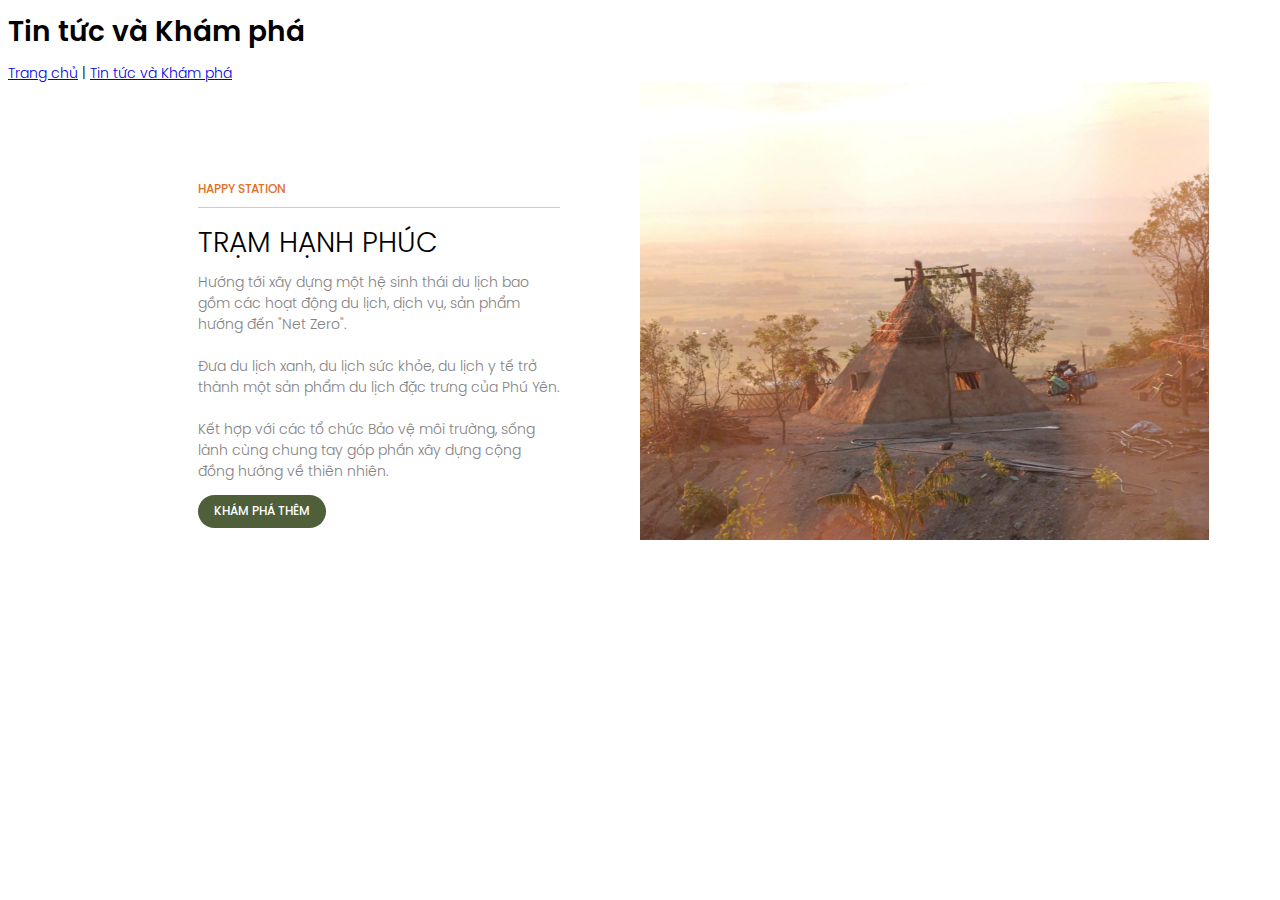
<file: pages/blog-page.html>
<!DOCTYPE html>
<html lang="en">

<head>
  <meta charset="UTF-8" />
  <meta name="viewport" content="width=device-width, initial-scale=1.0" />
  <title>Tin tức và Khám phá</title>
  <link rel="stylesheet" type="text/css" href="../css/blog-page.css">

</head>

<body>
  <header>
    <h1>Tin tức và Khám phá</h1>
    <nav><a href="#">Trang chủ</a> | <a href="#">Tin tức và Khám phá</a></nav>
  </header>

  <main>
    <div class="blog-container">
      <div class="blog-content">
        <div class="content">
          <span class="content-category">Happy Station</span>
          <div class="content-divider"></div>
          <span class="content-title">Trạm hạnh phúc</span>
          <p class="content-description">
            Hướng tới xây dựng một hệ sinh thái du lịch bao gồm các hoạt
            động du lịch, dịch vụ, sản phẩm hướng đến "Net Zero".
          </p>
          <p class="content-description">
            Đưa du lịch xanh, du lịch sức khỏe, du lịch y tế trở thành một
            sản phẩm du lịch đặc trưng của Phú Yên.
          </p>
          <p class="content-description">
            Kết hợp với các tổ chức Bảo vệ môi trường, sống lành cùng chung
            tay góp phần xây dựng cộng đồng hướng về thiên nhiên.
          </p>

          <a href="#" class="button" tabindex="1" role="button">Khám phá thêm</a>
        </div>
      </div>
      <div class="blog-image">
        <img class="image" src="../images/blog-page/image-1.jpg" alt="Happy Station" />
      </div>
    </div>
  </main>
</body>

</html>
</file>
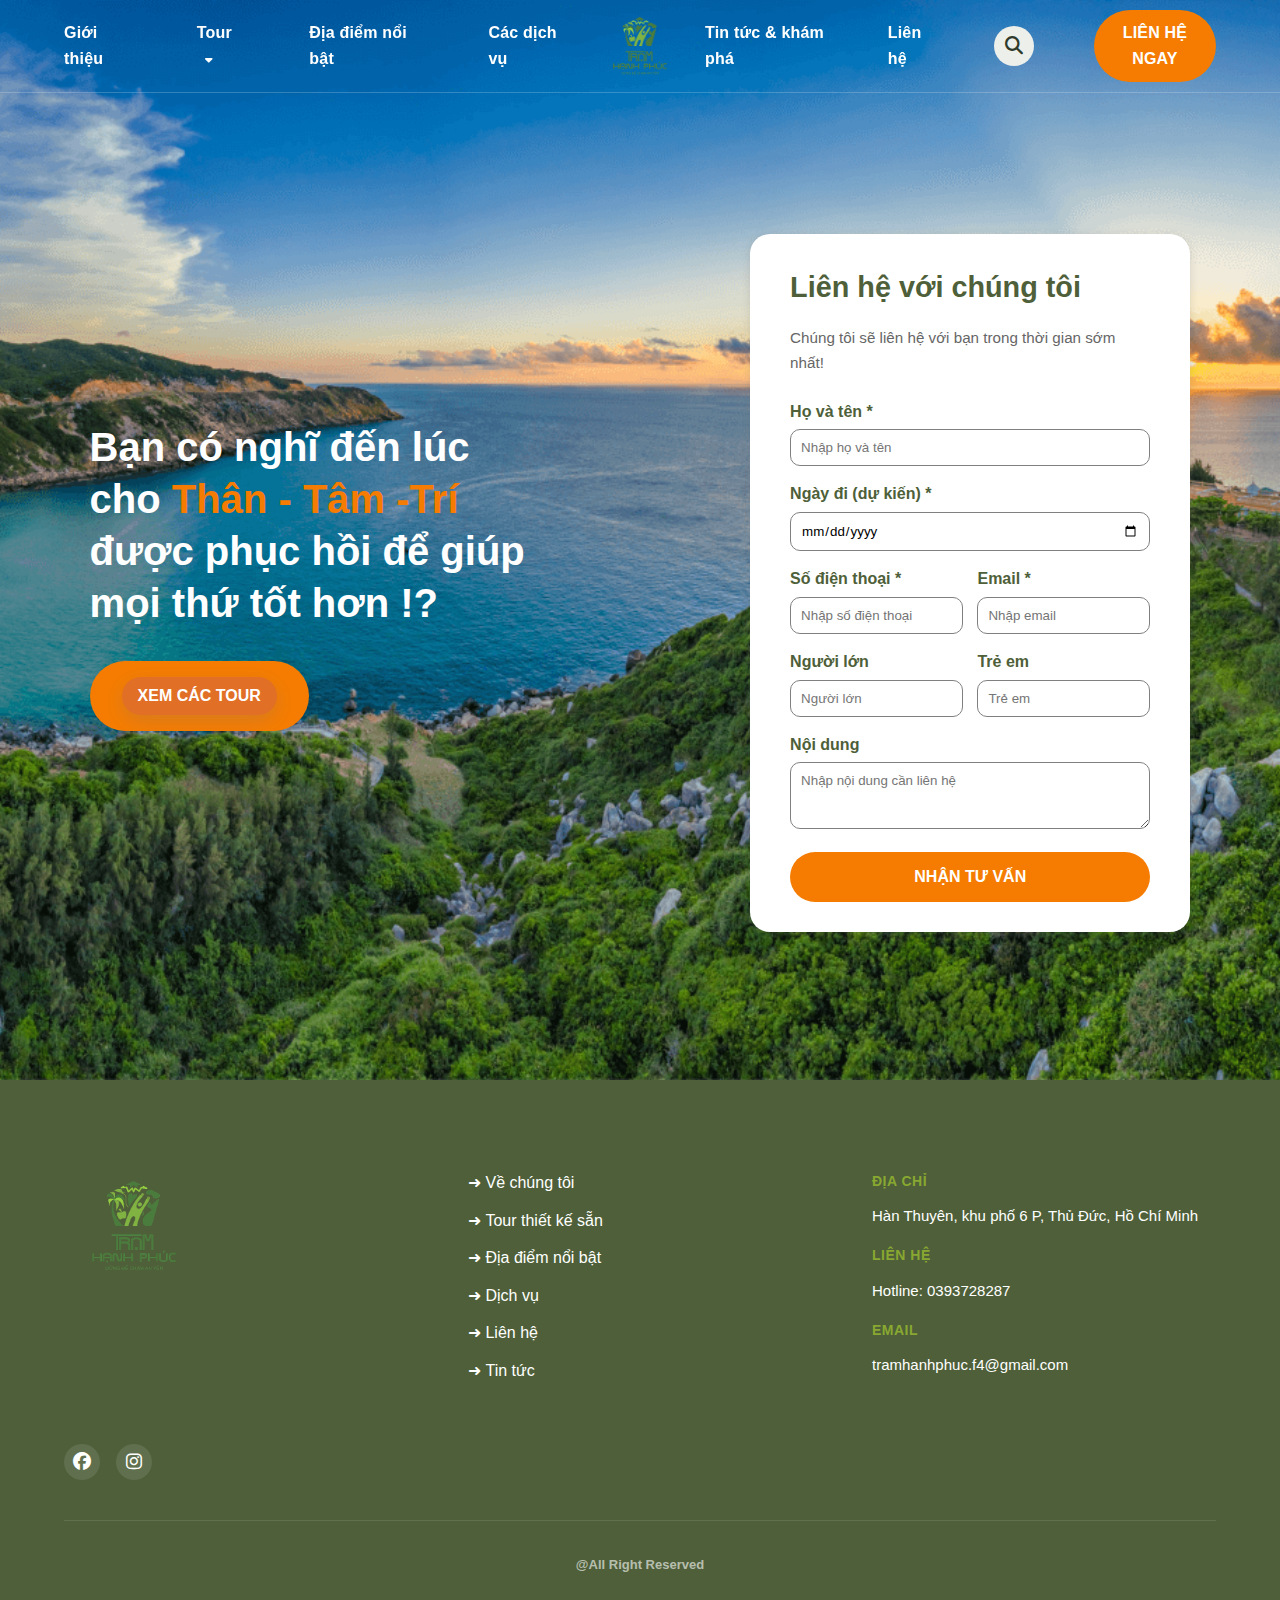
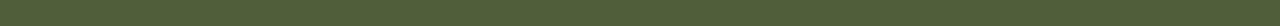
<file: pages/contact.html>
<!DOCTYPE html>
<html lang="vi">

<head>
    <!-- Meta ================================================== -->
    <meta charset="UTF-8">
    <meta name="viewport"
        content="width=device-width, initial-scale=1.0, maximum-scale=1.0, minimum-scale=1.0, user-scalable=no">

    <!-- SEO ================================================== -->
    <title>Happy Station - Contact</title>
    <!-- icon -->
    <link rel="icon" type="image/png" href="/images/logo.png">
    <meta name="description"
        content="Mỗi ngày bạn có đang chìm trong áp lực của công việc, các vấn đề tài chính có đang khiến bạn căng thẳng.. Bạn có nghĩ đến lúc cho thân  tâm – trí được phục hồi để giúp mọi thứ tốt hơn!? Chúng tôi sẽ cá nhân hóa lộ trình theo tình trạng sức khỏe và tinh thần của BẠN. Hãy sạc thêm năng lượng bình an và hạnh phúc cho con đường phía trước">
    <meta name="robots" content="index, follow, max-snippet:-1, max-video-preview:-1, max-image-preview:large">
    <link rel="stylesheet" href="/css/home-page.css">
    <link rel="stylesheet" href="/css/base.css">
    <link rel="stylesheet" href="/css/header.css">
    <link rel="stylesheet" href="/css/contact.css">
    <link rel="stylesheet" href="/css/footer.css">
    <link rel="stylesheet" href="https://cdn.jsdelivr.net/npm/bootstrap-icons@1.11.3/font/bootstrap-icons.css">
    <!-- Font Awesome for caret icons -->
    <link rel="stylesheet" href="https://cdnjs.cloudflare.com/ajax/libs/font-awesome/6.4.0/css/all.min.css">
</head>

<body class="body-container">
    <header class="header">
        <div class="container">
            <nav class="nav" aria-label="Main navigation">
                <!-- Mobile menu button -->
                <button class="nav-toggle" aria-controls="nav-menu" aria-expanded="false" type="button">
                    <span class="nav-toggle-icon"></span>
                    <span class="nav-toggle-label">Menu</span>
                </button>

                <!-- Menu trái -->
                <div class="nav-left nav-menu" id="nav-menu">
                    <ul>
                        <li><a href="/pages/about-us.html">Giới thiệu</a></li>
                        <li class="has-submenu">
                            <a href="/pages/tour.html" aria-expanded="false" aria-controls="tour-submenu">Tour <i
                                    class="fa-solid fa-caret-down caret" aria-hidden="true"></i></a>
                            <ul class="submenu" id="tour-submenu">
                                <li><a href="/pages/day-tour-page.html">Tour ngắn ngày</a></li>
                                <li><a href="/pages/multiday-tour-page.html">Tour dài ngày</a></li>
                            </ul>
                        </li>
                        <li><a href="/pages/destinations.html">Địa điểm nổi bật</a></li>
                        <li><a href="/pages/service-page.html">Các dịch vụ</a></li>
                    </ul>
                </div>

                <!-- Logo ở giữa -->
                <div class="logo">
                    <a href="/pages/home-page.html">
                        <img src="/images/logo.png" alt="Happy Station - Trạm hạnh phúc" width="150">
                    </a>
                </div>

                <!-- Menu phải -->
                <div class="nav-right">
                    <ul>
                        <li class="hide-mobile"><a href="/pages/blog-page.html">Tin tức & khám phá</a></li>
                        <li class="hide-mobile"><a href="/pages/contact.html">Liên hệ</a></li>
                        <li><button type="button" class="search-toggle" aria-label="Tìm kiếm">
                                <i class="fa-solid fa-magnifying-glass" aria-hidden="true"></i>
                            </button></li>
                        <li class="primary-btn"><a href="tel:0393728287"><span>Liên hệ ngay</span></a></li>
                    </ul>
                </div>
            </nav>
        </div>
    </header>

    <main>
        <!-- <section class="header__banner">
            <nav class="navbar"></nav>
            <div class="header__container">
                <h1 class="header__title">Liên hệ</h1>
                <p class="header__breadcrumb">Homepage > Liên hệ</p>
            </div>
        </section> -->

        <!-- Contact Section -->
        <section class="contact">
            <div class="contact__quote-container">
                <span class="contact__quote">Bạn có nghĩ đến lúc cho <span>Thân - Tâm -Trí</span> được phục hồi
                    để giúp mọi thứ tốt hơn !?</span>
                <button class="contact__get-tours-btn primary-btn">
                    <a href="../pages/tour.html" style="width: 100%;">Xem các tour</a>
                </button>
            </div>
            <div class="contact__form-container">
                <form id="contactForm" action="">
                    <h3 class="contact__form-title">Liên hệ với chúng tôi</h3>
                    <p class="contact__form-sub-content">
                        Chúng tôi sẽ liên hệ với bạn trong thời gian sớm nhất!
                    </p>

                    <div class="contact__name-input">
                        <label for="">Họ và tên *</label>
                        <input id="fullName" type="text" placeholder="Nhập họ và tên" class="contact__form-input" />
                        <small class="error-msg"></small>
                    </div>

                    <div class="contact__depacture-date-input">
                        <label for="">Ngày đi (dự kiến) *</label>
                        <input id="departureDate" type="date" placeholder="Chọn ngày đi dự kiến"
                            class="contact__form-input" />
                        <small class="error-msg"></small>
                    </div>

                    <div class="contact__contact-input">
                        <div class="contact__phone-input">
                            <label for="">Số điện thoại *</label>
                            <input id="phone" type="text" placeholder="Nhập số điện thoại"
                                class="contact__form-input" />
                            <small class="error-msg"></small>
                        </div>

                        <div class="contact__email-input">
                            <label for="">Email *</label>
                            <input id="email" type="email" placeholder="Nhập email" class="contact__form-input" />
                            <small class="error-msg"></small>
                        </div>
                    </div>

                    <div class="contact__guest-number-input">
                        <div class="contact__adult-number-input">
                            <label for="">Người lớn</label>
                            <input id="adults" type="number" placeholder="Người lớn" class="contact__form-input" />
                            <small class="error-msg"></small>
                        </div>
                        <div class="contact__children-number-input">
                            <label for="">Trẻ em</label>
                            <input id="children" type="number" placeholder="Trẻ em" class="contact__form-input" />
                            <small class="error-msg"></small>
                        </div>
                    </div>

                    <div class="contact__content-input">
                        <label for="">Nội dung</label>
                        <textarea id="content" cols="30" rows="3" placeholder="Nhập nội dung cần liên hệ"
                            class="contact__form-input"></textarea>
                    </div>

                    <button id="submitBtn" class="contact__form-btn primary-btn">Nhận tư vấn</button>
                </form>
            </div>
        </section>

        <!-- contact popup -->
        <div id="successPopup" class="contact__popup">
            <div class="contact__popup-content">
                <p class="contact__popup-message">
                    <span>Cảm ơn bạn đã liên hệ với chúng tôi!</span>
                    <i class="fa-regular fa-circle-check"></i>
                    <br>
                    Chúng tôi sẽ phản hồi trong thời gian sớm nhất.
                </p>
                <button id="closePopup">Đóng</button>
            </div>
        </div>


    </main>



    <footer class="ft">
        <div class="container">
            <div class="ft-wrap">

                <div class="ft-logo">
                    <a href="/pages/home-page.html">
                        <img src="/images/logo.png" alt="Logo">
                    </a>
                </div>

                <div class="ft-menu">
                    <ul>
                        <li><a href="/pages/about-us.html">Về chúng tôi</a></li>
                        <li><a href="/pages/tour.html">Tour thiết kế sẵn</a></li>
                        <li><a href="/pages/destinations.html">Địa điểm nổi bật</a></li>
                        <li><a href="/pages/service-page.html">Dịch vụ</a></li>
                        <li><a href="/pages/contact.html">Liên hệ</a></li>
                        <li><a href="/pages/blog-page.html">Tin tức</a></li>
                    </ul>
                </div>

                <div class="ft-if">
                    <div class="ft-if-it">
                        <span class="t-text">ĐỊA CHỈ</span>
                        <div class="t-gr">
                            <a href="https://maps.app.goo.gl/gEP1EvWDsUy9ZdHFA" target="_blank">
                                Hàn Thuyên, khu phố 6 P, Thủ Đức, Hồ Chí Minh
                            </a>
                        </div>
                    </div>
                    <div class="ft-if-it">
                        <span class="t-text">LIÊN HỆ</span>
                        <div class="t-gr">
                            <a href="tel:0393728287">Hotline: 0393728287</a>
                        </div>
                    </div>
                    <div class="ft-if-it">
                        <span class="t-text">EMAIL</span>
                        <div class="t-gr">
                            <a href="mailto:tramhanhphuc.f4@gmail.com">tramhanhphuc.f4@gmail.com</a>
                        </div>
                    </div>
                </div>

                <div class="ft-sc">
                    <div class="i-list">
                        <a href="https://www.facebook.com/" target="_blank">
                            <i class="fa-brands fa-facebook" width="28" height="29"></i>
                        </a>
                        <a href="https://www.instagram.com/" target="_blank">
                            <i class="fa-brands fa-instagram" width="28" height="29"></i>
                        </a>
                    </div>
                </div>
            </div>
            <div class="ft-bot">
                <div class="ft-sign">
                    <span class="t-text">@All Right Reserved</span>
                </div>
            </div>
        </div>
    </footer>
    <div class="back-to-top backToTop">
        <div class="triangle"></div>
        <div class="triangle"></div>
        <div class="triangle"></div>
    </div>
    <script src="/js/js.js"></script>
    <script src="../js/form-validation.js"></script>
</body>

</html>
</file>
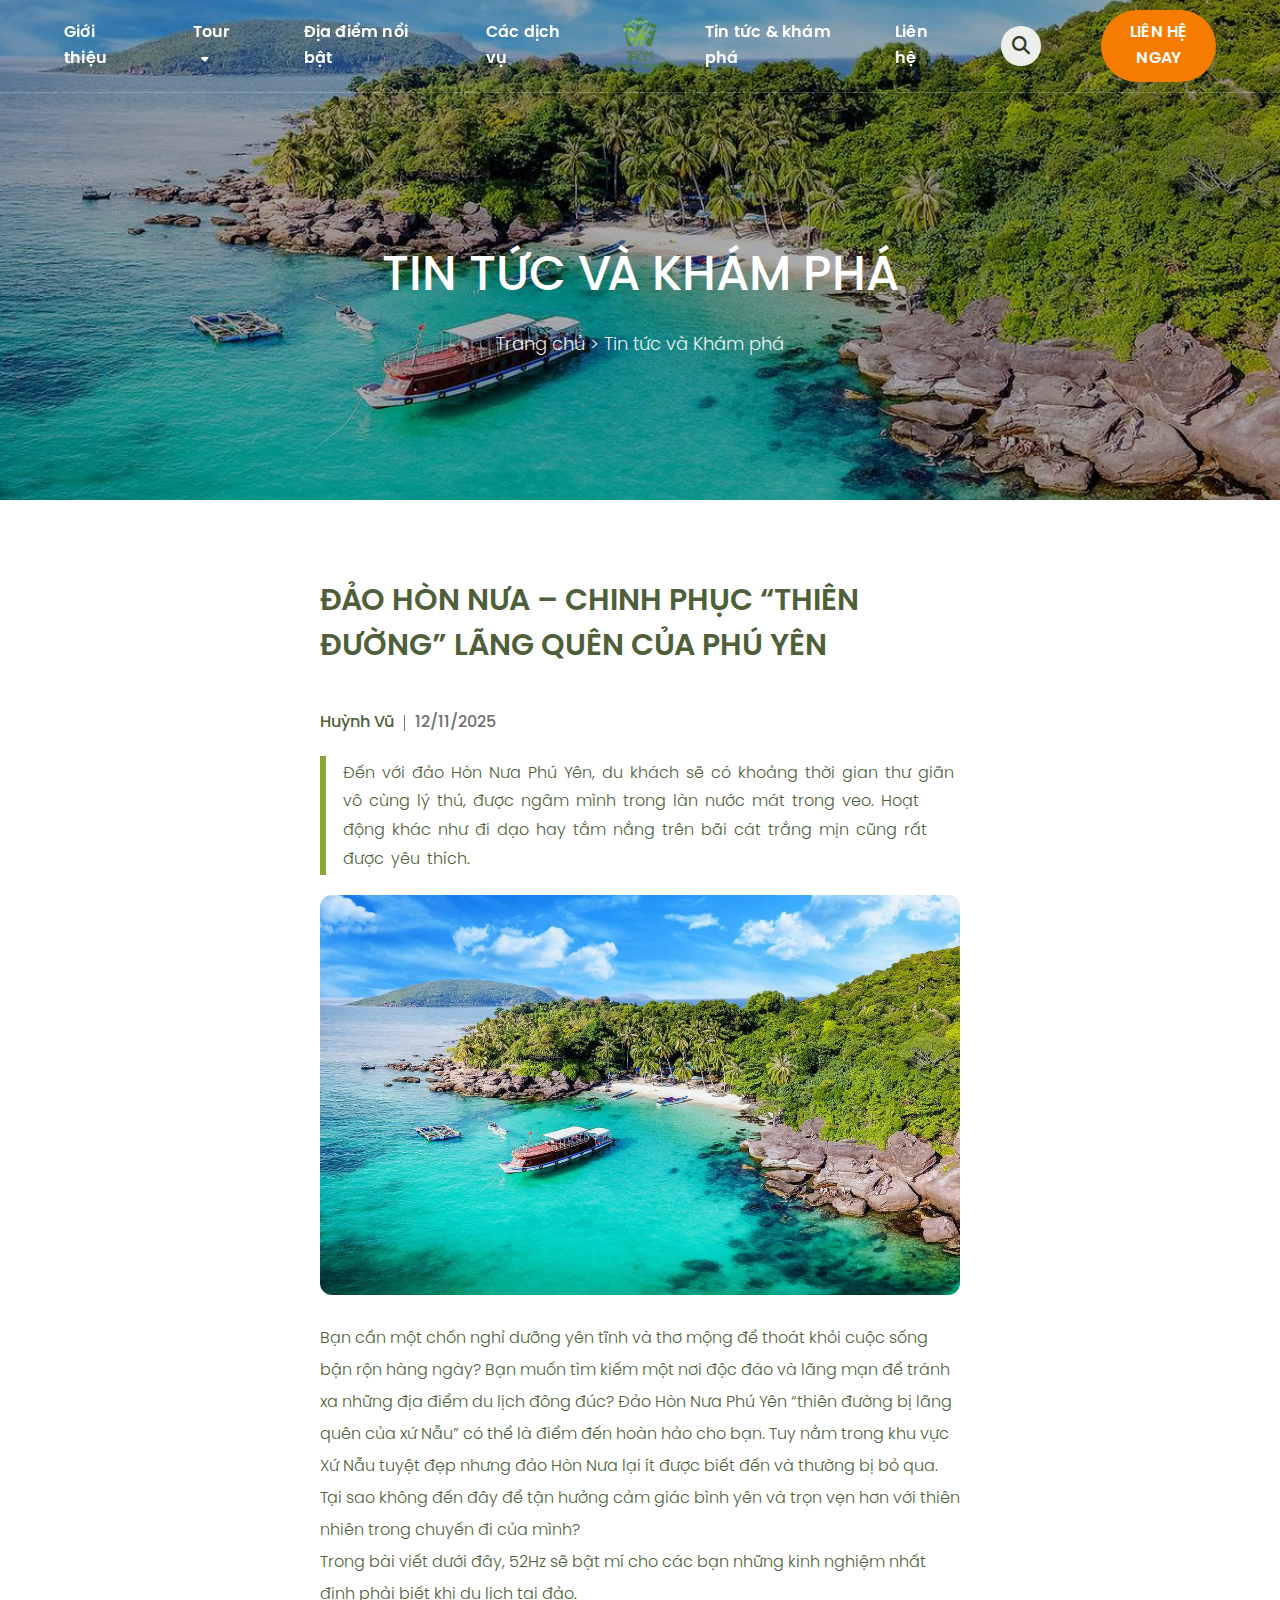
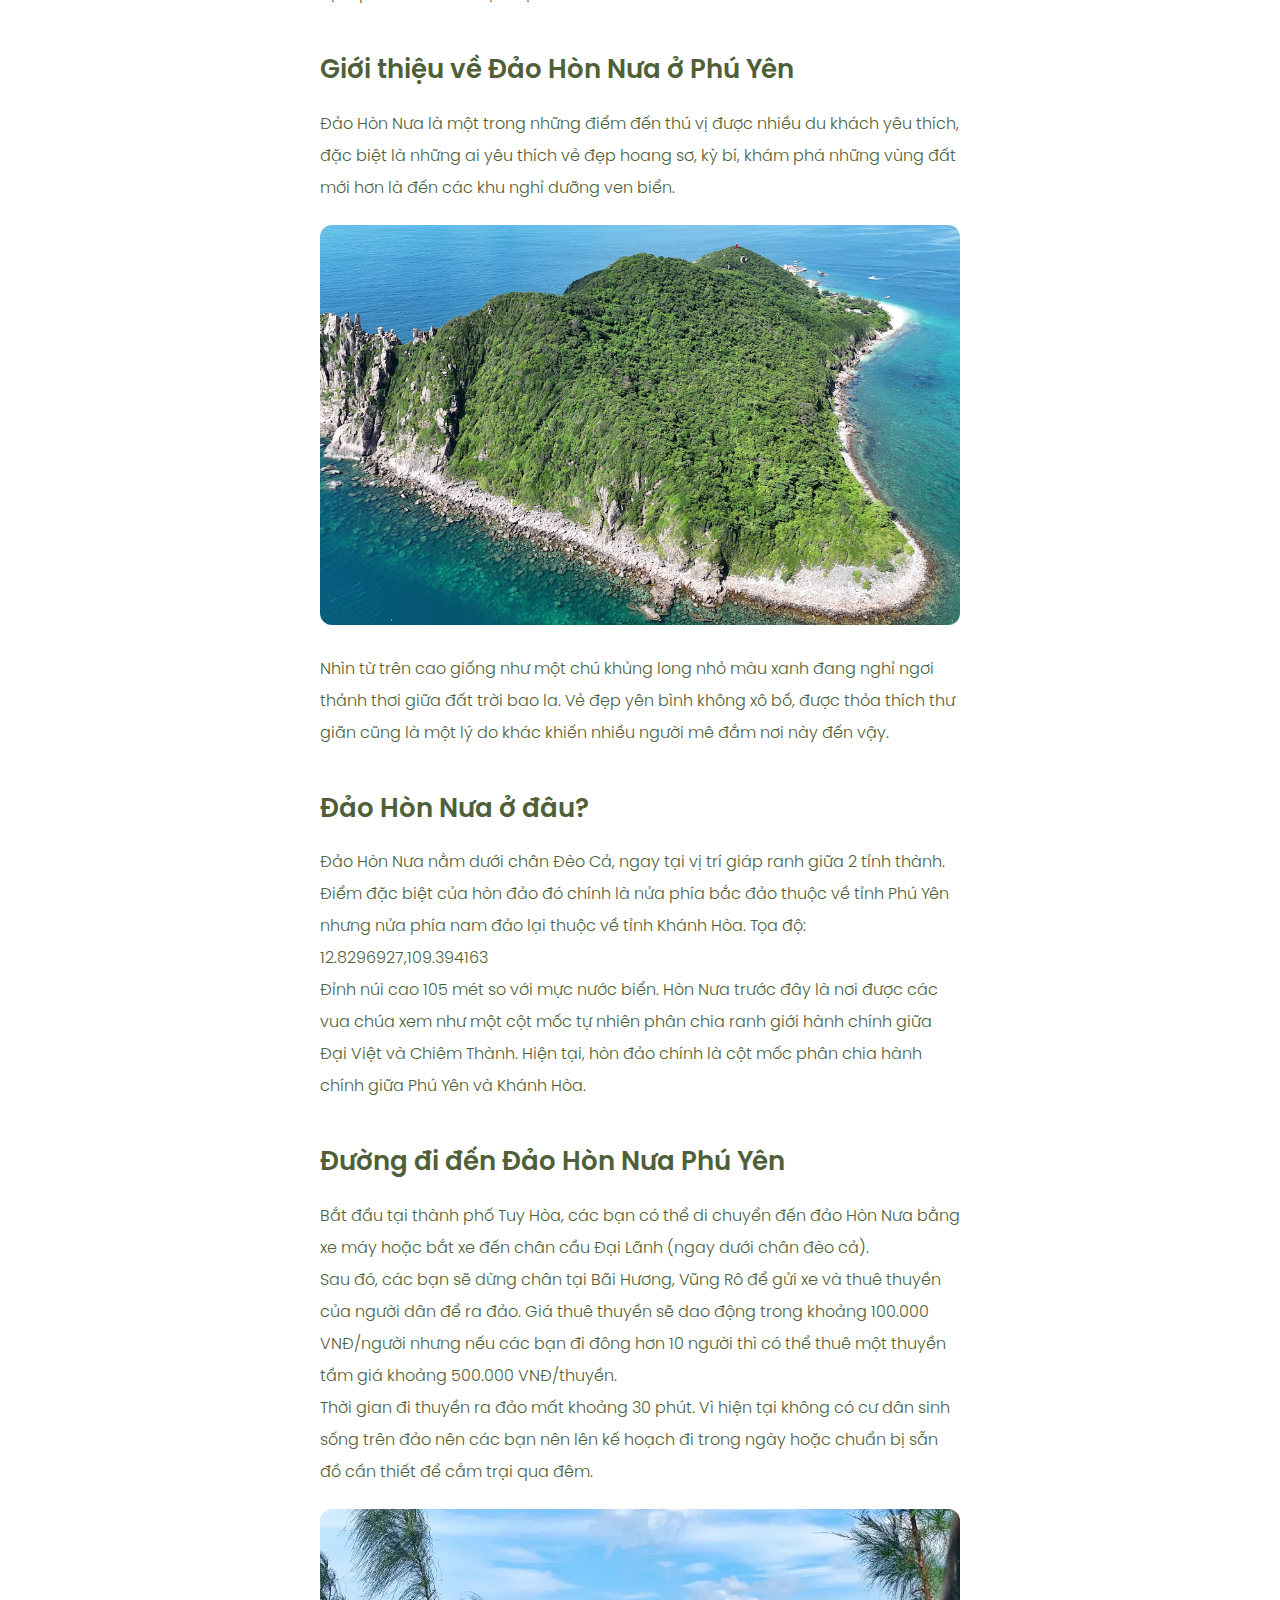
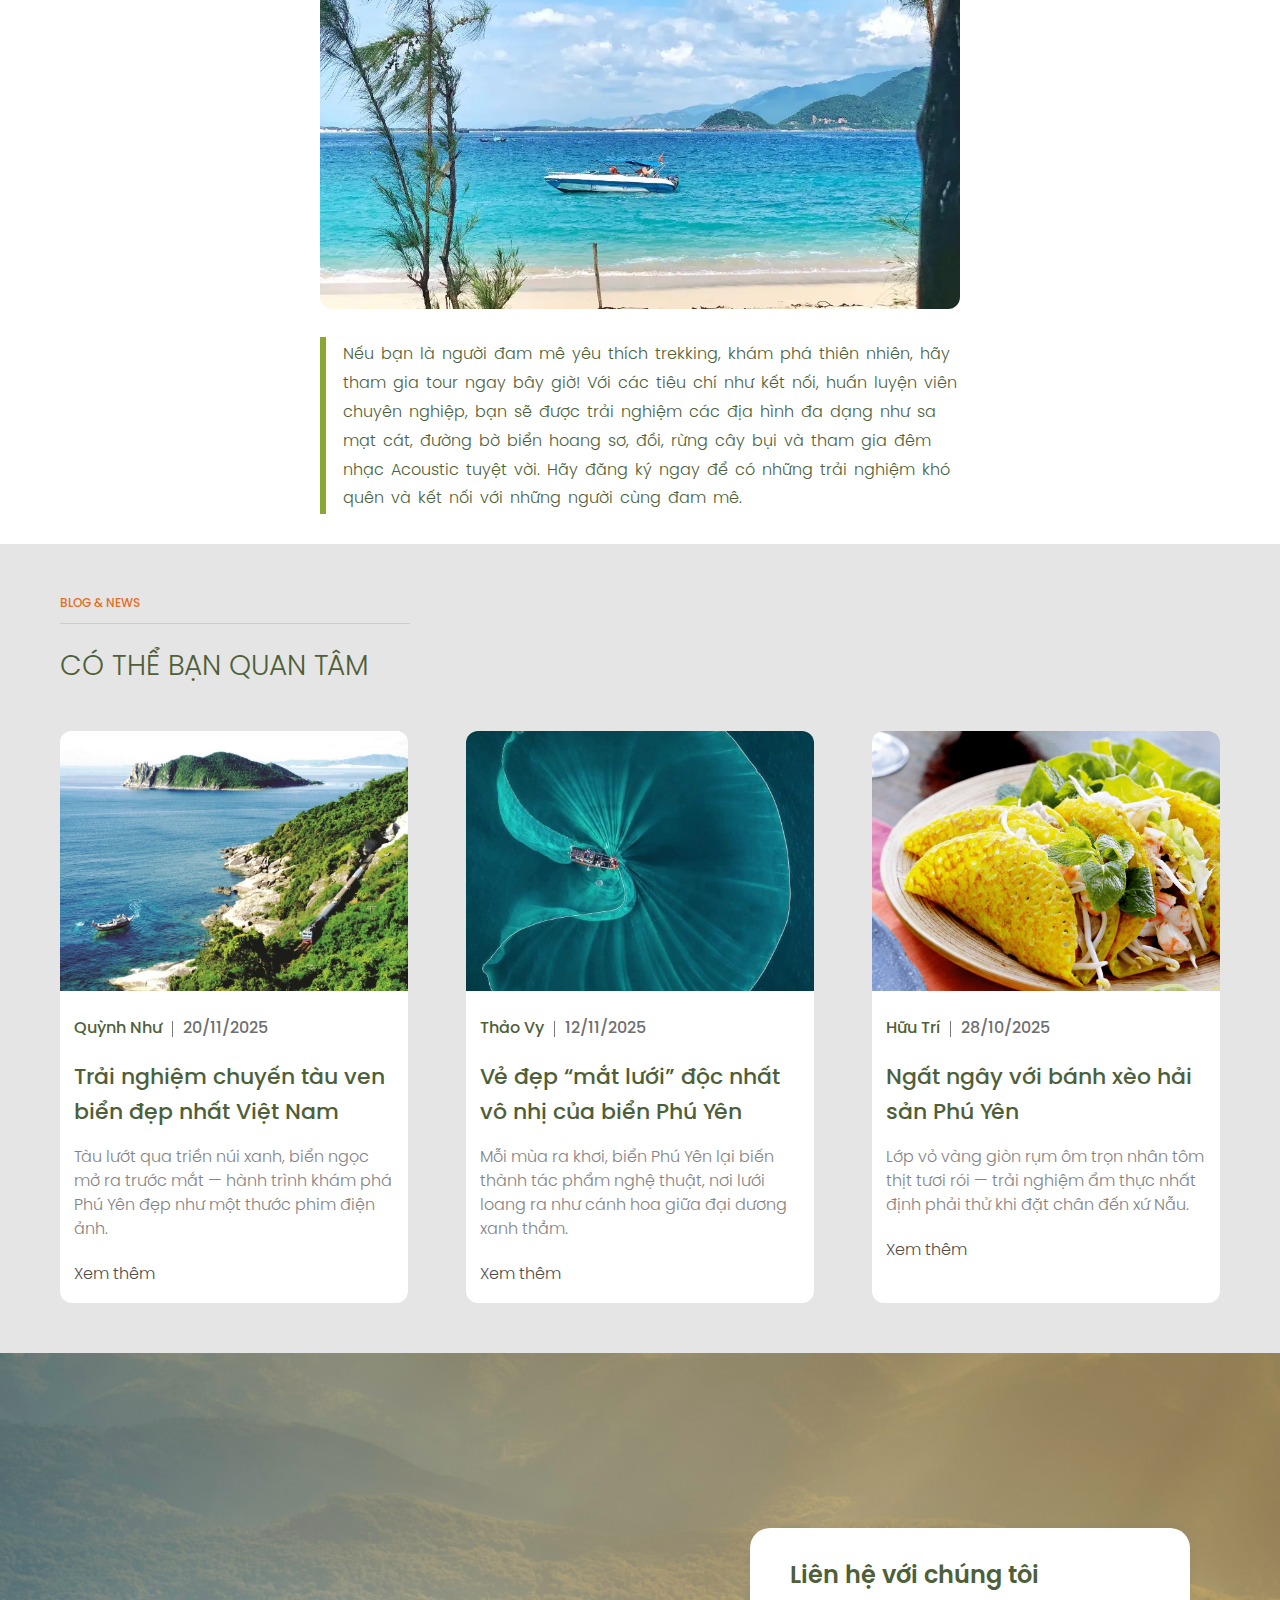
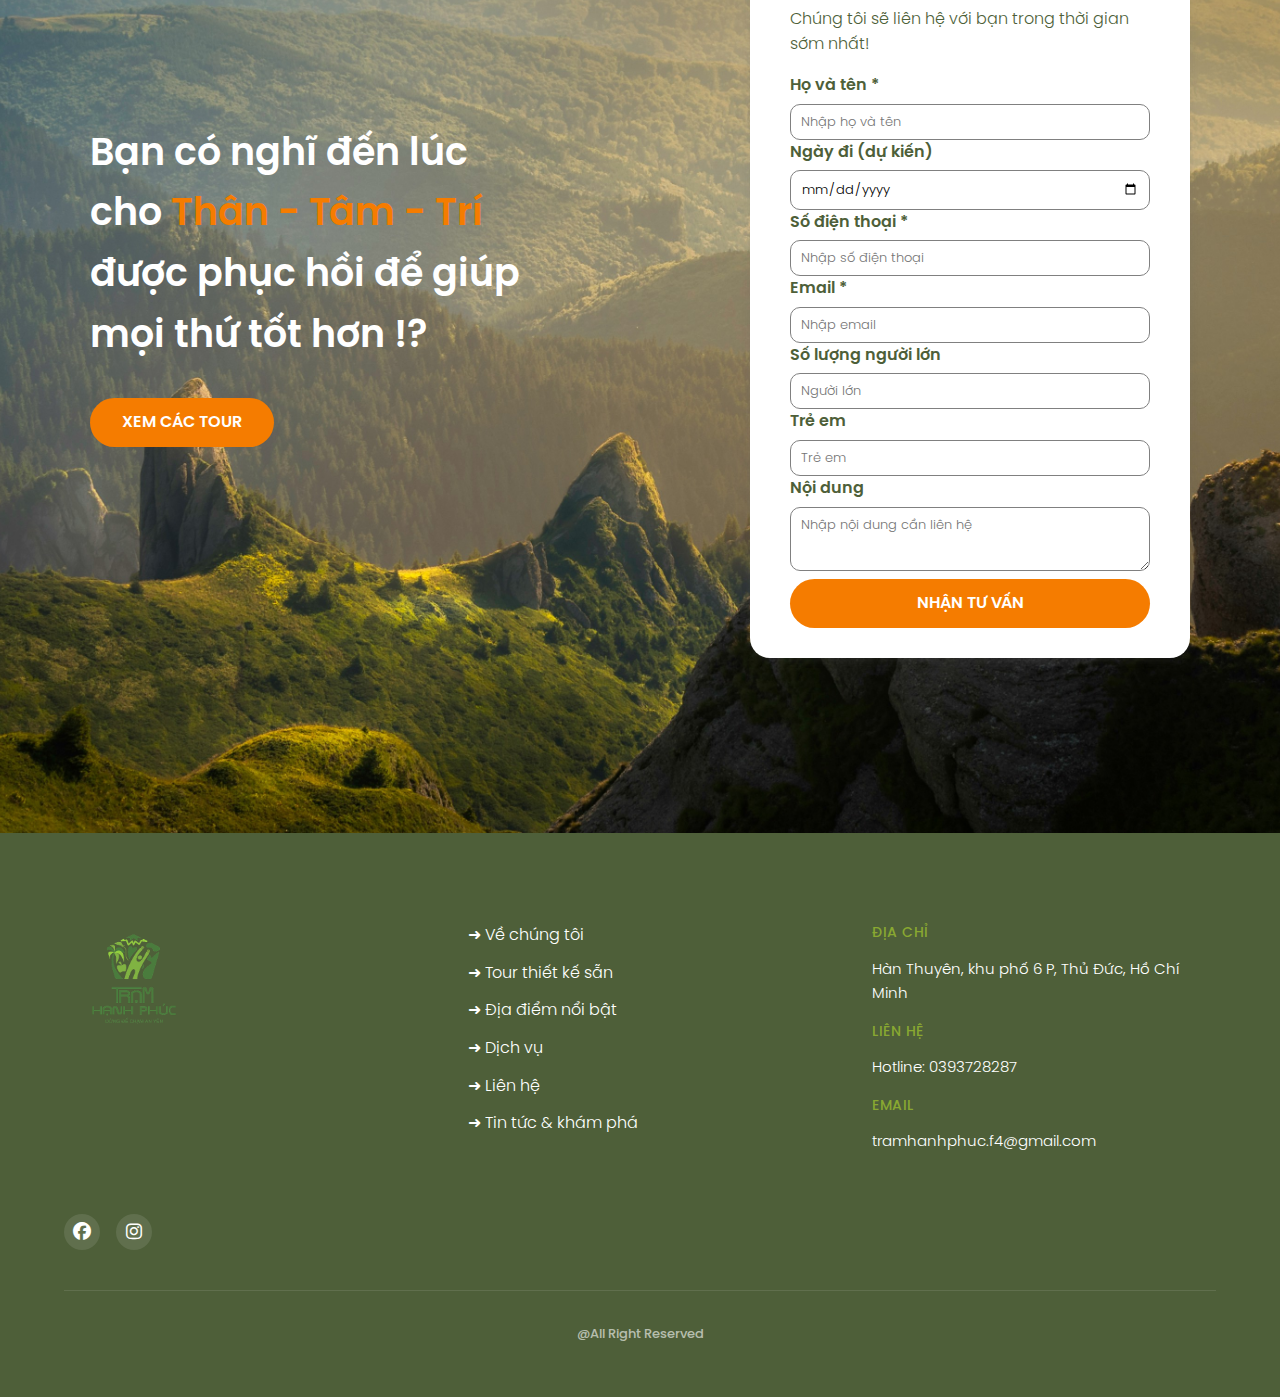
<file: pages/detailed-blog-page.html>
<!DOCTYPE html>
<html lang="en">

<head>
    <meta charset="UTF-8" />
    <meta name="viewport" content="width=device-width, initial-scale=1.0" />
    <title>Tin tức và Khám phá</title>
    <link rel="stylesheet" type="text/css" href="../css/about-us.css" />
    <link rel="stylesheet" type="text/css" href="../css/detailed-blog-page.css" />
    <link rel="stylesheet" type="text/css" href="../css/blog-page.css" />
    <link rel="icon" type="image/png" href="/images/logo.png">
    <link rel="stylesheet" href="../css/header.css">
    <link rel="stylesheet" href="../css/footer.css">
    <link rel="stylesheet" href="/css/base.css">
    <link rel="stylesheet" href="https://cdn.jsdelivr.net/npm/bootstrap-icons@1.11.3/font/bootstrap-icons.css">
    <!-- Font Awesome for caret icons -->
    <link rel="stylesheet" href="https://cdnjs.cloudflare.com/ajax/libs/font-awesome/6.4.0/css/all.min.css">
</head>

<body>
    <header class="header">
        <div class="container">
            <nav class="nav" aria-label="Main navigation">
                <!-- Mobile menu button -->
                <button class="nav-toggle" aria-controls="nav-menu" aria-expanded="false" type="button">
                    <span class="nav-toggle-icon"></span>
                    <span class="nav-toggle-label">Menu</span>
                </button>

                <!-- Menu trái -->
                <div class="nav-left nav-menu" id="nav-menu">
                    <ul>
                        <li><a href="/pages/about-us.html">Giới thiệu</a></li>
                        <li class="has-submenu">
                            <a href="/pages/tour.html" aria-expanded="false" aria-controls="tour-submenu">Tour <i
                                    class="fa-solid fa-caret-down caret" aria-hidden="true"></i></a>
                            <ul class="submenu" id="tour-submenu">
                                <li><a href="/pages/day-tour-page.html">Tour ngắn ngày</a></li>
                                <li><a href="/pages/multiday-tour-page.html">Tour dài ngày</a></li>
                            </ul>
                        </li>
                        <li><a href="/pages/destinations.html">Địa điểm nổi bật</a></li>
                        <li><a href="/pages/service-page.html">Các dịch vụ</a></li>
                    </ul>
                </div>

                <!-- Logo ở giữa -->
                <div class="logo">
                    <a href="/pages/home-page.html">
                        <img src="/images/logo.png" alt="Happy Station - Trạm hạnh phúc" width="150">
                    </a>
                </div>

                <!-- Menu phải -->
                <div class="nav-right">
                    <ul>
                        <li class="hide-mobile"><a href="/pages/blog-page.html">Tin tức & khám phá</a></li>
                        <li class="hide-mobile"><a href="/pages/contact.html">Liên hệ</a></li>
                        <li><button type="button" class="search-toggle" aria-label="Tìm kiếm">
                                <i class="fa-solid fa-magnifying-glass" aria-hidden="true"></i>
                            </button></li>
                        <li class="primary-btn"><a href="tel:0393728287"><span>Liên hệ ngay</span></a></li>
                    </ul>
                </div>
            </nav>
        </div>
    </header>
    <main>
        <!-- Hero Section -->
        <section class="hero">
            <img class="hero__image" src="../images/blog-page/image-7.jpg" alt="Hero Background">
            <div class="hero__content">
                <h1 class="hero__title">Tin tức và Khám phá</h1>
                <p class="hero__breadcrumb">
                    <a href="./home-page.html">Trang chủ</a>
                    > Tin tức và Khám phá
                </p>
            </div>
        </section>
        <article class="detailed-blog-page">
            <h1 class="detailed-blog-title">Đảo Hòn Nưa – Chinh Phục “Thiên đường” Lãng Quên Của Phú Yên</h1>
            <div class="content-wrap">
                <span class="content-card-author">Huỳnh Vũ</span>
                <div class="content-card-divider"></div>
                <span class="content-card-date">12/11/2025</span>
            </div>
            <p class="detailed-blog-highlight">
                Đến với đảo Hòn Nưa Phú Yên, du khách sẽ có khoảng thời gian thư giãn vô
                cùng lý thú, được ngâm mình trong làn nước mát trong veo. Hoạt động khác
                như đi dạo hay tắm nắng trên bãi cát trắng mịn cũng rất được yêu thích.
            </p>

            <img class="detailed-blog-image" src="/images/blog-page/image-7.jpg" alt="Đảo Hòn Nưa_1" />
            <p class="detailed-blog-content">
                Bạn cần một chốn nghỉ dưỡng yên tĩnh và thơ mộng để thoát khỏi cuộc sống
                bận rộn hàng ngày? Bạn muốn tìm kiếm một nơi độc đáo và lãng mạn để
                tránh xa những địa điểm du lịch đông đúc? Đảo Hòn Nưa Phú Yên “thiên
                đường bị lãng quên của xứ Nẫu” có thể là điểm đến hoàn hảo cho bạn. Tuy
                nằm trong khu vực Xứ Nẫu tuyệt đẹp nhưng đảo Hòn Nưa lại ít được biết
                đến và thường bị bỏ qua. Tại sao không đến đây để tận hưởng cảm giác
                bình yên và trọn vẹn hơn với thiên nhiên trong chuyến đi của mình?
            </p>
            <p class="detailed-blog-content">
                Trong bài viết dưới đây, 52Hz sẽ bật mí cho các bạn những kinh nghiệm
                nhất định phải biết khi du lịch tại đảo.
            </p>
            <h2 class="detailed-blog-sub-title">Giới thiệu về Đảo Hòn Nưa ở Phú Yên
            </h2>
            <p class="detailed-blog-content">Đảo Hòn Nưa là một trong những điểm đến thú vị được nhiều du khách yêu
                thích, đặc biệt là những ai yêu
                thích
                vẻ đẹp hoang sơ, kỳ bí, khám phá những vùng đất mới hơn là đến các khu nghỉ dưỡng ven biển.
            </p>
            <img class="detailed-blog-image" src="/images/blog-page/image-18.png" alt="Đảo Hòn Nưa_1" />

            <p class="detailed-blog-content">Nhìn từ trên cao giống như một chú khủng long nhỏ màu xanh đang nghỉ ngơi
                thảnh thơi giữa đất trời bao
                la. Vẻ
                đẹp yên bình không xô bồ, được thỏa thích thư giãn cũng là một lý do khác khiến nhiều người mê đắm nơi
                này
                đến vậy.
            </p>

            <h2 class="detailed-blog-sub-title">Đảo Hòn Nưa ở đâu?
            </h2>
            <p class="detailed-blog-content">Đảo Hòn Nưa nằm dưới chân Đèo Cả, ngay tại vị trí giáp ranh giữa 2 tỉnh
                thành. Điểm đặc biệt của hòn đảo
                đó
                chính là nửa phía bắc đảo thuộc về tỉnh Phú Yên nhưng nửa phía nam đảo lại thuộc về tỉnh Khánh Hòa. Tọa
                độ:
                12.8296927,109.394163
            </p>
            <p class="detailed-blog-content">Đỉnh núi cao 105 mét so với mực nước biển. Hòn Nưa trước đây là nơi được
                các vua chúa xem như một cột mốc
                tự
                nhiên phân chia ranh giới hành chính giữa Đại Việt và Chiêm Thành. Hiện tại, hòn đảo chính là cột mốc
                phân
                chia hành chính giữa Phú Yên và Khánh Hòa.
            </p>
            <h2 class="detailed-blog-sub-title">Đường đi đến Đảo Hòn Nưa Phú Yên
            </h2>
            <p class="detailed-blog-content">Bắt đầu tại thành phố Tuy Hòa, các bạn có thể di chuyển đến đảo Hòn Nưa
                bằng xe máy hoặc bắt xe đến chân
                cầu
                Đại Lãnh (ngay dưới chân đèo cả).
            </p>
            <p class="detailed-blog-content">Sau đó, các bạn sẽ dừng chân tại Bãi Hương, Vũng Rô để gửi xe và thuê
                thuyền của người dân để ra đảo. Giá
                thuê thuyền sẽ dao động trong khoảng 100.000 VNĐ/người nhưng nếu các bạn đi đông hơn 10 người thì có thể
                thuê một thuyền tầm giá khoảng 500.000 VNĐ/thuyền.
            </p>
            <p class="detailed-blog-content">Thời gian đi thuyền ra đảo mất khoảng 30 phút. Vì hiện tại không có cư dân
                sinh sống trên đảo nên các bạn
                nên
                lên kế hoạch đi trong ngày hoặc chuẩn bị sẵn đồ cần thiết để cắm trại qua đêm.
            </p>
            <img class="detailed-blog-image" src="/images/blog-page/image-13.webp" alt="Đảo Hòn Nưa_1" />

            <p class="detailed-blog-highlight">Nếu bạn là người đam mê yêu thích trekking, khám phá thiên nhiên, hãy
                tham gia tour ngay bây giờ! Với các tiêu chí như kết nối, huấn luyện viên chuyên nghiệp,
                bạn sẽ được trải nghiệm các địa hình đa dạng như sa mạt cát, đường bờ biển hoang sơ, đồi, rừng cây bụi
                và tham gia đêm nhạc Acoustic tuyệt vời. Hãy đăng ký ngay để có những trải nghiệm khó quên và kết nối
                với những người cùng đam mê.
            </p>
        </article>
        <div class="blog-container-2">
            <span class="content-category">Blog & News</span>
            <div class="content-divider"></div>
            <span class="content-title">CÓ THỂ BẠN QUAN TÂM</span>
            <div class="content-card">
                <div class="content-card-item">
                    <img class="image-3" src="../images/blog-page/image-8.jpg" alt="Happy Station_Card" />
                    <div class="content-card-item-info">
                        <div class="content-wrap">
                            <span class="content-card-author">Quỳnh Như</span>
                            <div class="content-card-divider"></div>
                            <span class="content-card-date">20/11/2025</span>
                        </div>
                        <span class="content-card-title">Trải nghiệm chuyến tàu ven biển đẹp nhất Việt Nam</span>
                        <div class="content-card-description">Tàu lướt qua triền núi xanh, biển ngọc mở ra trước mắt —
                            hành trình
                            khám phá Phú Yên đẹp như một thước phim điện ảnh.</div>
                        <a href="./detailed-blog-page.html" class="see-more">Xem thêm</a>
                    </div>
                </div>
                <div class="content-card-item">
                    <img class="image-3" src="../images/blog-page/image-9.jpg" alt="Happy Station_Card" />
                    <div class="content-card-item-info">
                        <div class="content-wrap">
                            <span class="content-card-author">Thảo Vy</span>
                            <div class="content-card-divider"></div>
                            <span class="content-card-date">12/11/2025</span>
                        </div>
                        <span class="content-card-title">Vẻ đẹp “mắt lưới” độc nhất vô nhị của biển Phú Yên</span>
                        <div class="content-card-description">Mỗi mùa ra khơi, biển Phú Yên lại biến thành tác phẩm nghệ
                            thuật, nơi
                            lưới loang ra như cánh hoa giữa đại dương xanh thẳm.</div>
                        <a href="./detailed-blog-page.html" class="see-more">Xem thêm</a>
                    </div>

                </div>
                <div class="content-card-item">
                    <img class="image-3" src="../images/blog-page/image-10.png" alt="Happy Station_Card" />
                    <div class="content-card-item-info">
                        <div class="content-wrap">
                            <span class="content-card-author">Hữu Trí</span>
                            <div class="content-card-divider"></div>
                            <span class="content-card-date">28/10/2025</span>
                        </div>
                        <span class="content-card-title">Ngất ngây với bánh xèo hải sản Phú Yên</span>
                        <div class="content-card-description">Lớp vỏ vàng giòn rụm ôm trọn nhân tôm thịt tươi rói — trải
                            nghiệm ẩm
                            thực nhất định phải thử khi đặt chân đến xứ Nẫu.</div>
                        <a href="./detailed-blog-page.html" class="see-more">Xem thêm</a>
                    </div>

                </div>
            </div>
        </div>

        <!-- Contact Section -->
        <section class="contact">
            <div class="contact__quote-container">
                <p class="contact__quote">
                    Bạn có nghĩ đến lúc cho <span>Thân - Tâm - Trí</span> được phục hồi để giúp mọi
                    thứ tốt hơn !?
                </p>
                <button class="contact__get-tours-btn primary-btn">Xem các tour</button>
            </div>
            <div class="contact__form-container">
                <h3 class="contact__form-title">Liên hệ với chúng tôi</h3>
                <p class="contact__form-sub-content">Chúng tôi sẽ liên hệ với bạn trong thời gian sớm nhất!</p>
                <form>
                    <div class="contact__form-group">
                        <label>Họ và tên *</label>
                        <input type="text" placeholder="Nhập họ và tên">
                    </div>
                    <div class="contact__form-group">
                        <label>Ngày đi (dự kiến)</label>
                        <input type="date" placeholder="Chọn ngày đi dự kiến">
                    </div>
                    <div class="contact__form-row">
                        <div class="contact__form-group">
                            <label>Số điện thoại *</label>
                            <input type="text" placeholder="Nhập số điện thoại">
                        </div>
                        <div class="contact__form-group">
                            <label>Email *</label>
                            <input type="email" placeholder="Nhập email">
                        </div>
                    </div>
                    <div class="contact__form-row">
                        <div class="contact__form-group">
                            <label>Số lượng người lớn</label>
                            <input type="number" placeholder="Người lớn">
                        </div>
                        <div class="contact__form-group">
                            <label>Trẻ em</label>
                            <input type="number" placeholder="Trẻ em">
                        </div>
                    </div>
                    <div class="contact__form-group">
                        <label>Nội dung</label>
                        <textarea rows="3" placeholder="Nhập nội dung cần liên hệ"></textarea>
                    </div>
                    <button type="submit" class="contact__form-btn primary-btn">Nhận tư vấn</button>
                </form>
            </div>
        </section>

    </main>
    <footer class="ft">
        <div class="container">
            <div class="ft-wrap">

                <div class="ft-logo">
                    <a href="/pages/home-page.html">
                        <img src="/images/logo.png" alt="Logo">
                    </a>
                </div>

                <div class="ft-menu">
                    <ul>
                        <li><a href="/pages/about-us.html">Về chúng tôi</a></li>
                        <li><a href="/pages/tour.html">Tour thiết kế sẵn</a></li>
                        <li><a href="/pages/destinations.html">Địa điểm nổi bật</a></li>
                        <li><a href="/pages/service-page.html">Dịch vụ</a></li>
                        <li><a href="/pages/contact.html">Liên hệ</a></li>
                        <li><a href="/pages/blog-page.html">Tin tức & khám phá</a></li>
                    </ul>
                </div>

                <div class="ft-if">
                    <div class="ft-if-it">
                        <span class="t-text">ĐỊA CHỈ</span>
                        <div class="t-gr">
                            <a href="https://maps.app.goo.gl/gEP1EvWDsUy9ZdHFA" target="_blank">
                                Hàn Thuyên, khu phố 6 P, Thủ Đức, Hồ Chí Minh
                            </a>
                        </div>
                    </div>
                    <div class="ft-if-it">
                        <span class="t-text">LIÊN HỆ</span>
                        <div class="t-gr">
                            <a href="tel:0393728287">Hotline: 0393728287</a>
                        </div>
                    </div>
                    <div class="ft-if-it">
                        <span class="t-text">EMAIL</span>
                        <div class="t-gr">
                            <a href="mailto:tramhanhphuc.f4@gmail.com">tramhanhphuc.f4@gmail.com</a>
                        </div>
                    </div>
                </div>

                <div class="ft-sc">
                    <div class="i-list">
                        <a href="https://www.facebook.com/" target="_blank">
                            <i class="fa-brands fa-facebook" width="28" height="29"></i>
                        </a>
                        <a href="https://www.instagram.com/" target="_blank">
                            <i class="fa-brands fa-instagram" width="28" height="29"></i>
                        </a>
                    </div>
                </div>
            </div>
            <div class="ft-bot">
                <div class="ft-sign">
                    <span class="t-text">@All Right Reserved</span>
                </div>
            </div>
        </div>
    </footer>

    <div class="back-to-top backToTop">
        <div class="triangle"></div>
        <div class="triangle"></div>
        <div class="triangle"></div>
    </div>

    <script src="/js/js.js"></script>
</body>

</html>
</file>
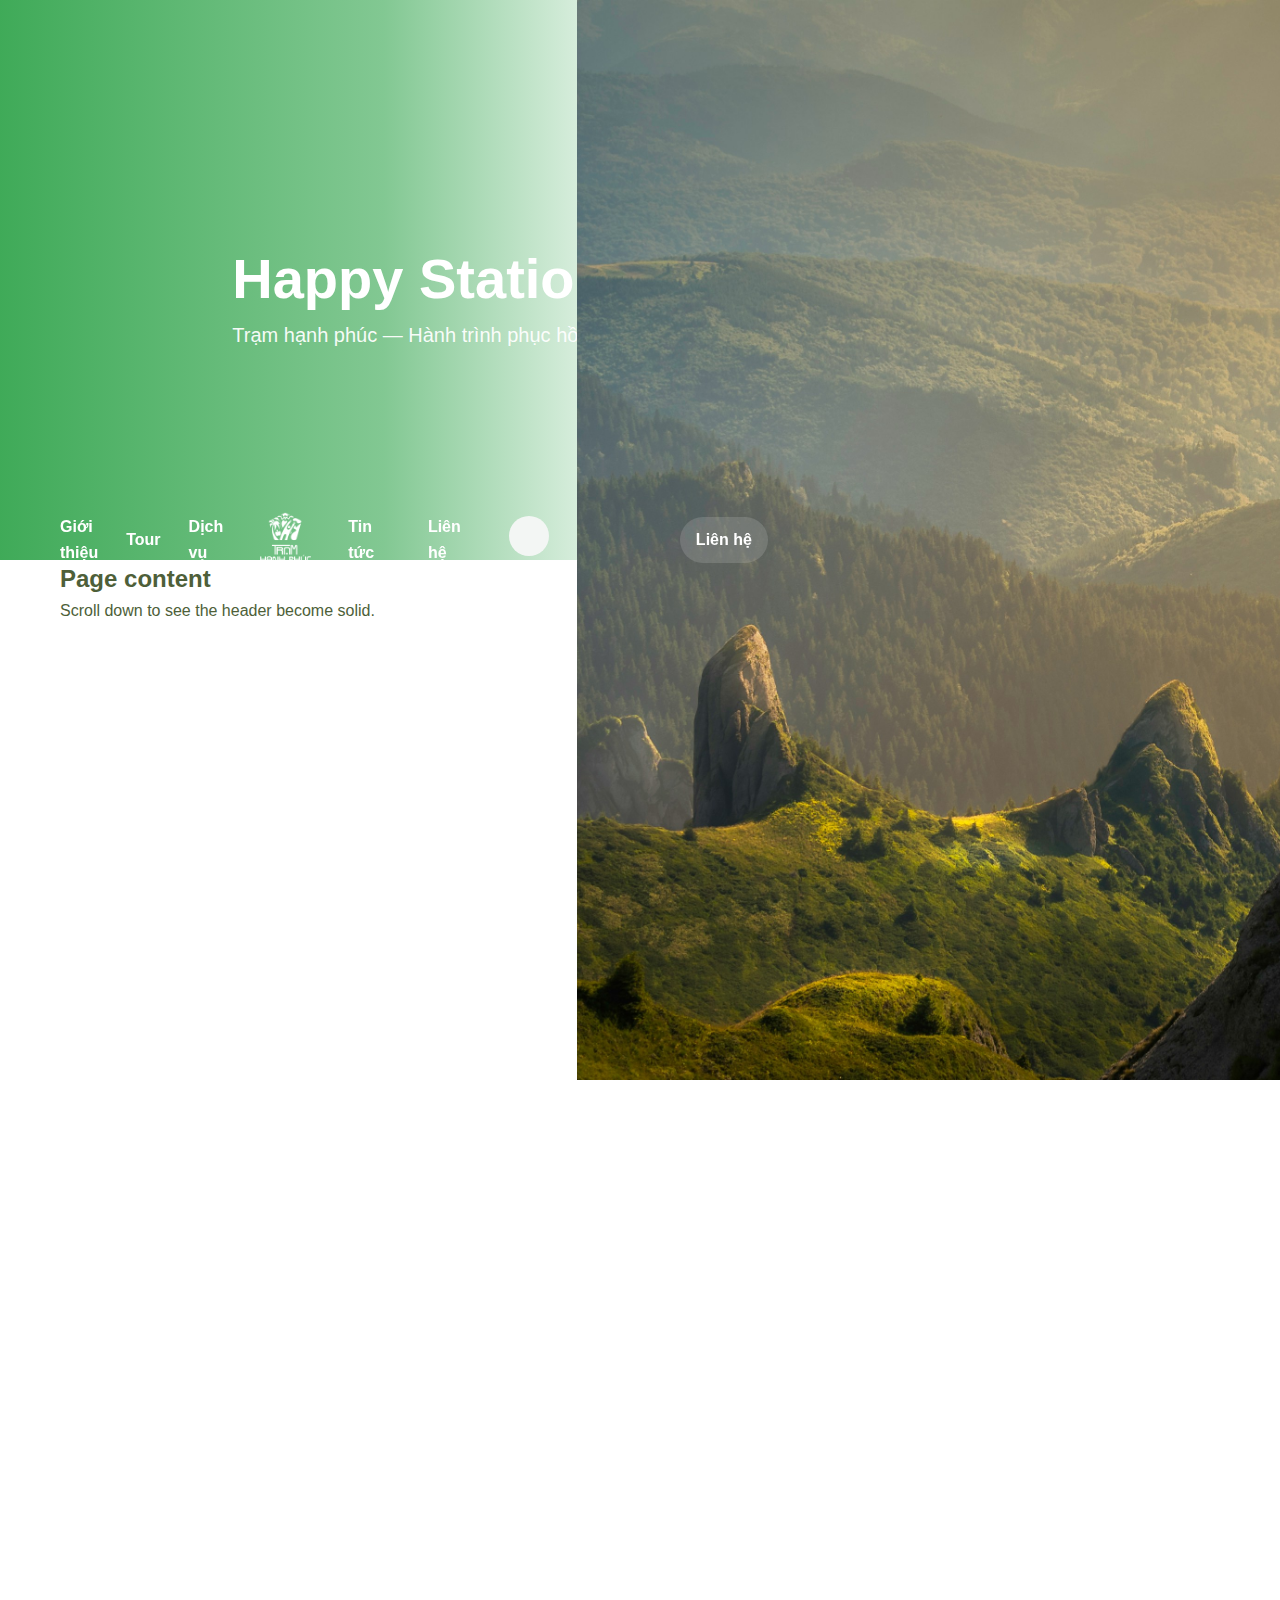
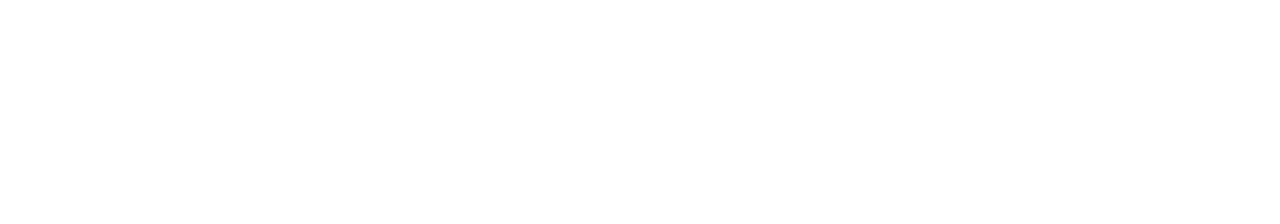
<file: pages/header-hero-demo.html>
<!doctype html>
<html lang="en">
<head>
  <meta charset="utf-8">
  <meta name="viewport" content="width=device-width,initial-scale=1">
  <title>Header + Hero Demo</title>
  <link rel="stylesheet" href="/css/header-hero.css">
  <link rel="stylesheet" href="/css/base.css"> <!-- optional base if present -->
</head>
<body>

  <header class="header">
    <div class="container">
      <nav class="nav">
        <div class="nav-left">
          <ul>
            <li><a href="#">Giới thiệu</a></li>
            <li><a href="#">Tour</a></li>
            <li><a href="#">Dịch vụ</a></li>
          </ul>
        </div>

        <div class="logo">
          <a href="#" aria-label="Home">
            <img src="/images/logo.png" alt="Logo">
          </a>
        </div>

        <div class="nav-right">
          <ul>
            <li><a href="#">Tin tức</a></li>
            <li><a href="#">Liên hệ</a></li>
            <li class="icon"><i class="bi bi-search" aria-hidden="true"></i></li>
            <li class="contact"><a href="tel:0393728287">Liên hệ</a></li>
          </ul>
        </div>
      </nav>
    </div>
  </header>

  <section class="hero-banner" role="img" aria-label="Hero banner">
    <div class="container hero-inner">
      <div class="hero-copy">
        <h1>Happy Station</h1>
        <p class="sub">Trạm hạnh phúc — Hành trình phục hồi Thân Tâm Trí</p>
      </div>
      <aside class="quote">
        <blockquote>
          <p>"Du lịch sức khỏe là quyền lợi của tất cả mọi người."</p>
          <footer>— HAPPY STATION</footer>
        </blockquote>
      </aside>
    </div>
  </section>

  <main class="page">
    <div class="container">
      <h2>Page content</h2>
      <p>Scroll down to see the header become solid.</p>
      <div style="height:1200px"></div>
    </div>
  </main>

  <script src="/js/header-hero.js"></script>
</body>
</html>
</file>
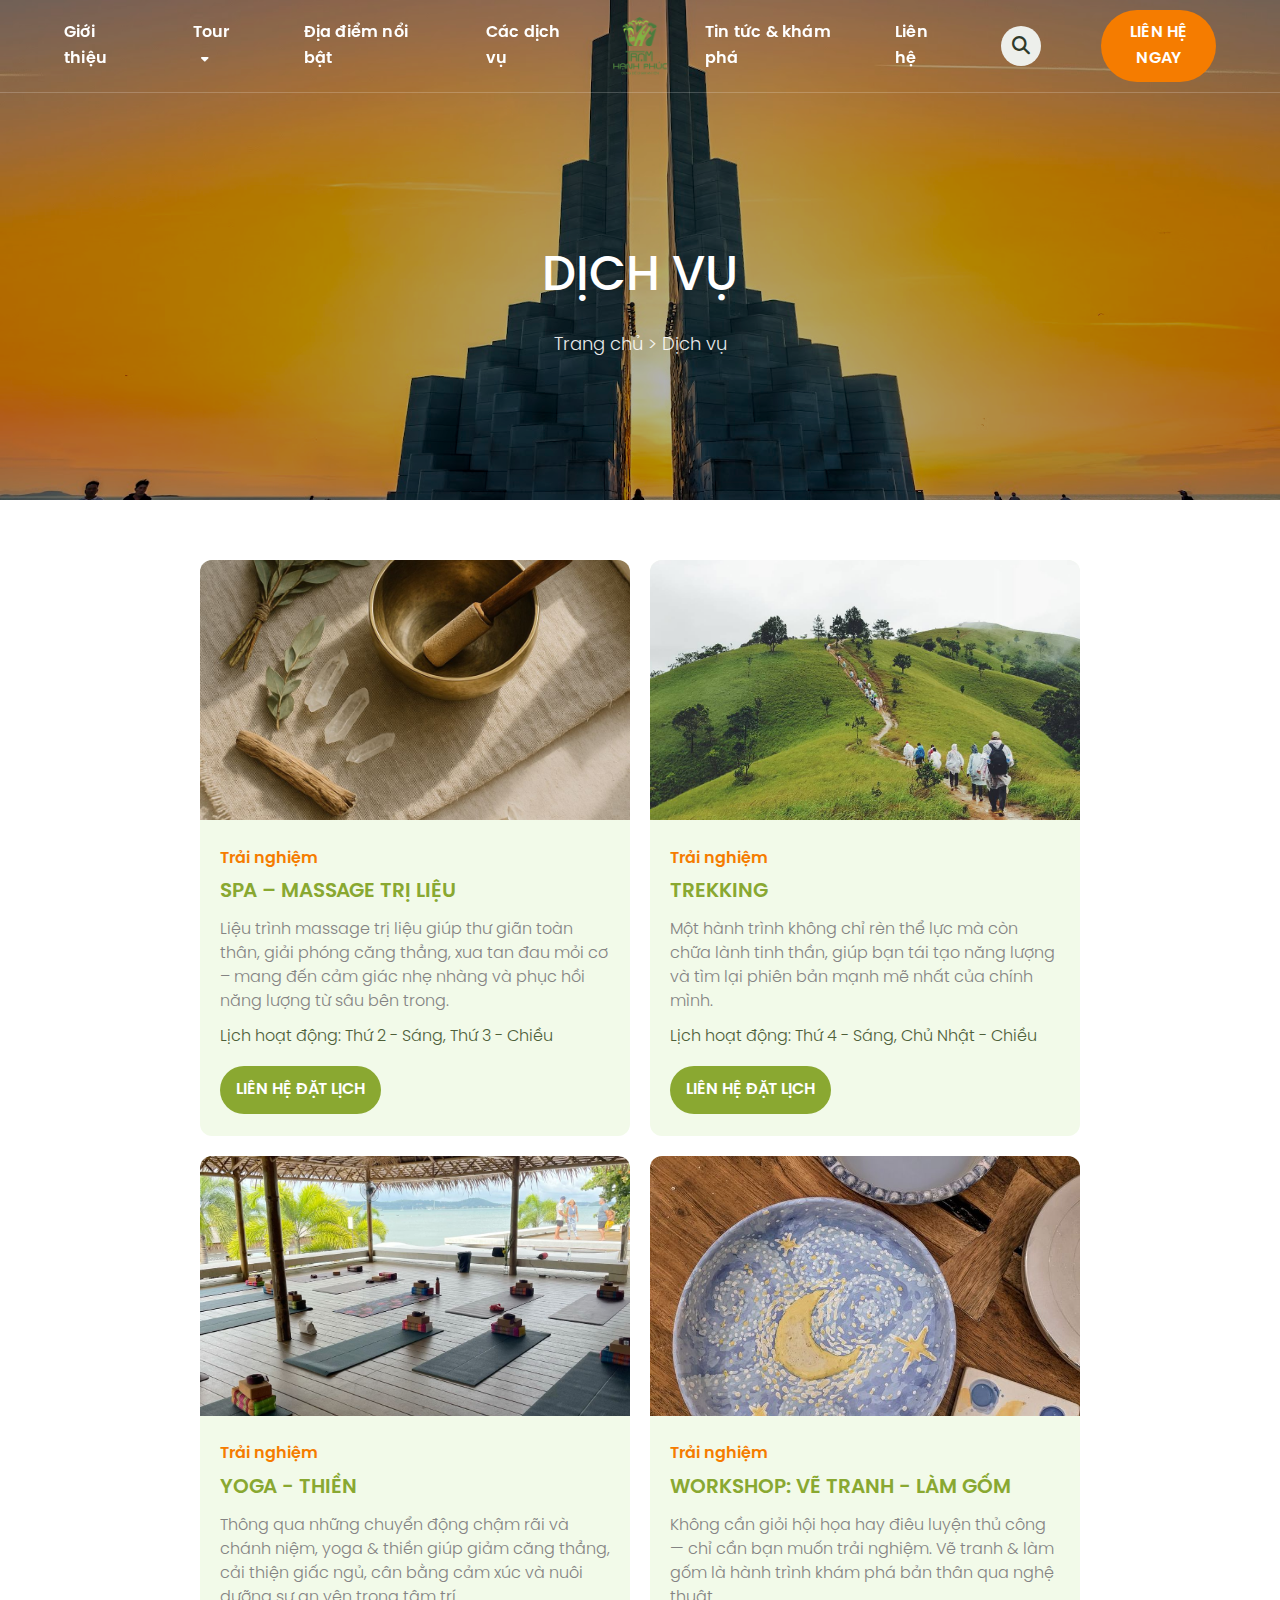
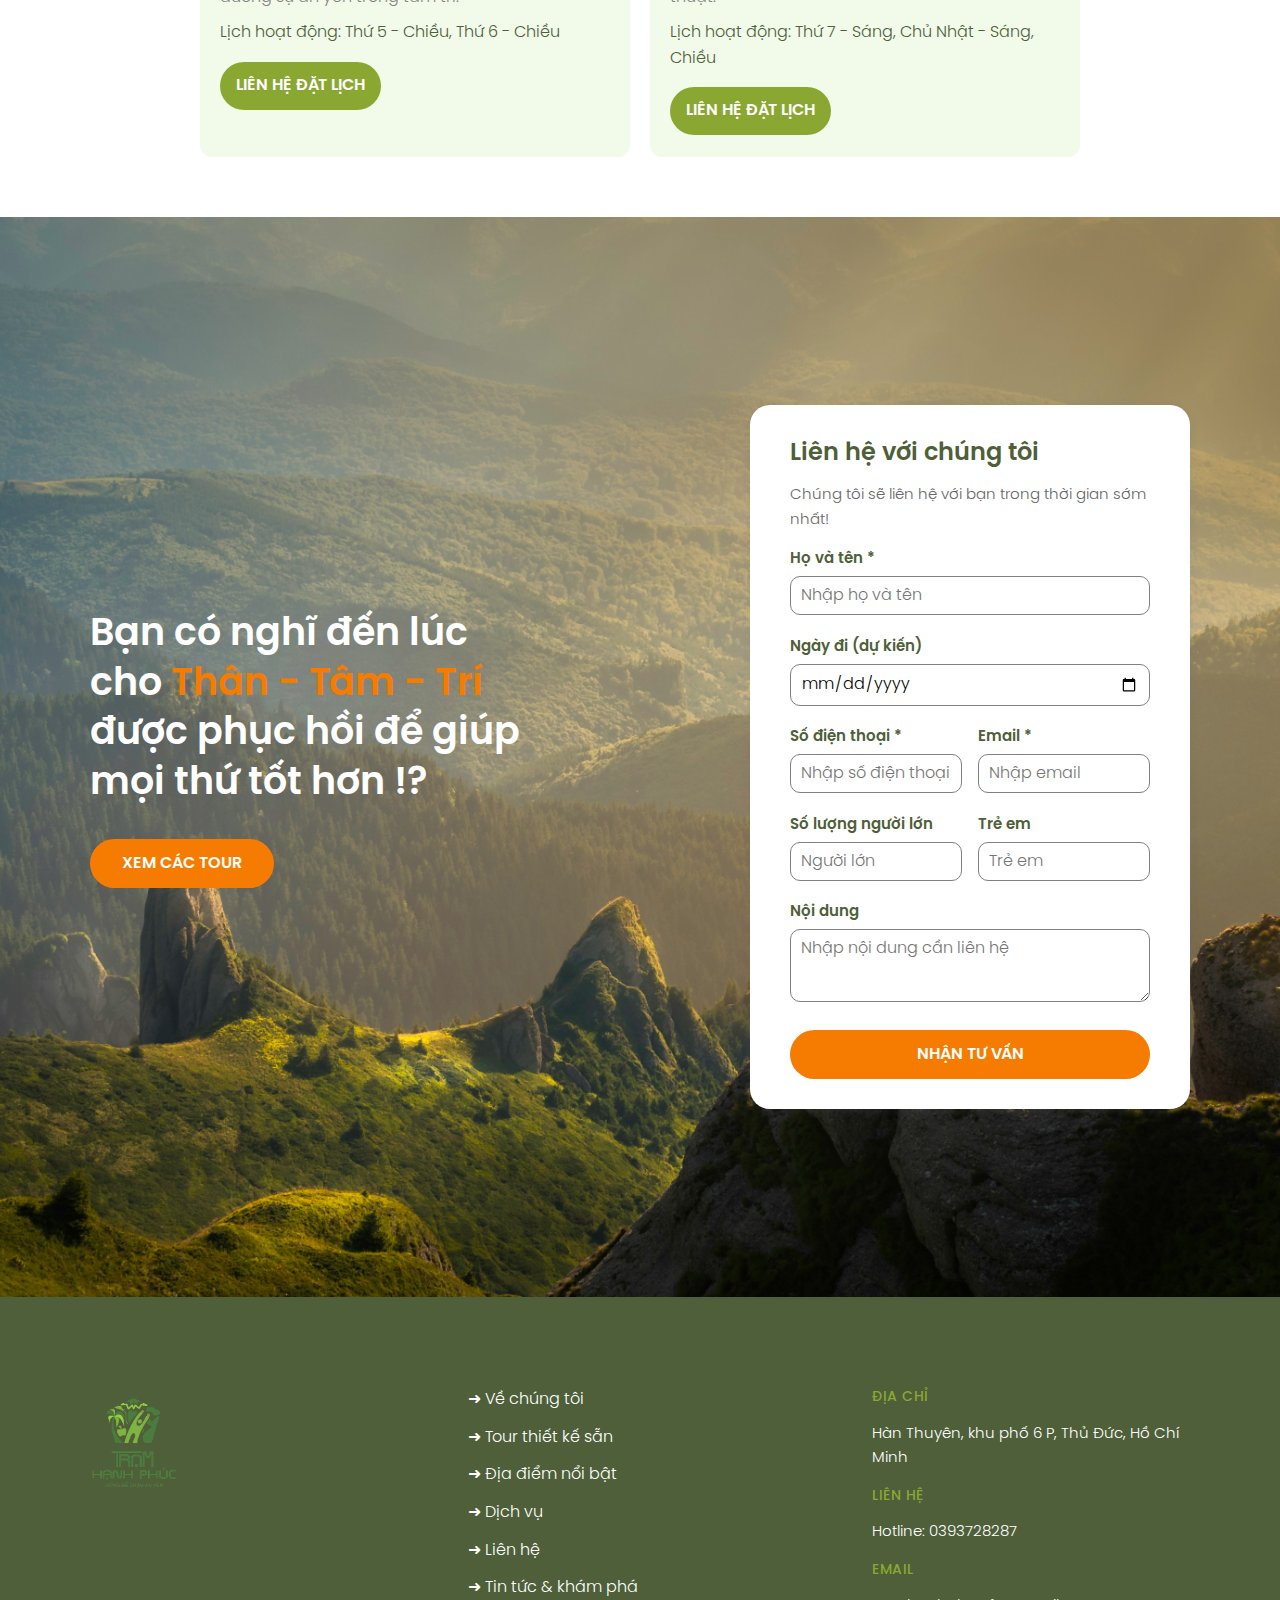
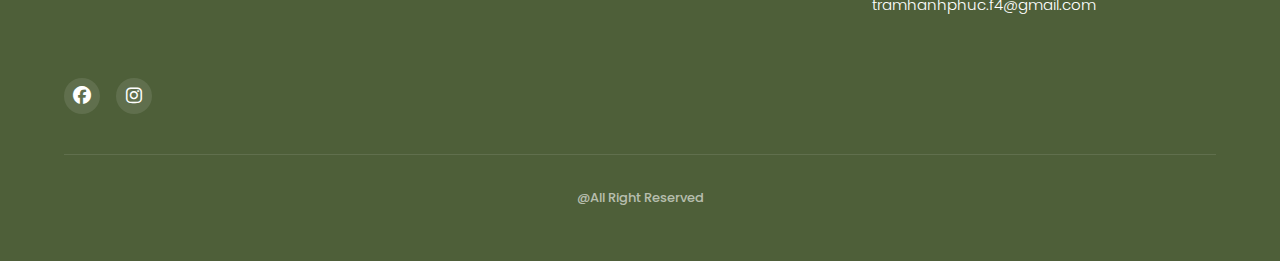
<file: pages/service-page.html>
<!DOCTYPE html>
<html lang="en">

<head>
    <meta charset="UTF-8" />
    <meta name="viewport" content="width=device-width, initial-scale=1.0" />
    <title>Dịch vụ</title>
    <link rel="stylesheet" type="text/css" href="../css/contact.css" />
    <link rel="stylesheet" type="text/css" href="../css/about-us.css" />
    <link rel="stylesheet" type="text/css" href="../css/service-page.css" />
    <link rel="stylesheet" type="text/css" href="../css/blog-page.css" />
    <link rel="icon" type="image/png" href="/images/logo.png">
    <link rel="stylesheet" href="../css/header.css">
    <link rel="stylesheet" href="../css/footer.css">
    <link rel="stylesheet" href="/css/base.css">
    <link rel="stylesheet" href="https://cdn.jsdelivr.net/npm/bootstrap-icons@1.11.3/font/bootstrap-icons.css">
    <!-- Font Awesome for caret icons -->
    <link rel="stylesheet" href="https://cdnjs.cloudflare.com/ajax/libs/font-awesome/6.4.0/css/all.min.css">
</head>

<body>
    <header class="header">
        <div class="container">
            <nav class="nav" aria-label="Main navigation">
                <!-- Mobile menu button -->
                <button class="nav-toggle" aria-controls="nav-menu" aria-expanded="false" type="button">
                    <span class="nav-toggle-icon"></span>
                    <span class="nav-toggle-label">Menu</span>
                </button>

                <!-- Menu trái -->
                <div class="nav-left nav-menu" id="nav-menu">
                    <ul>
                        <li><a href="/pages/about-us.html">Giới thiệu</a></li>
                        <li class="has-submenu">
                            <a href="/pages/tour.html" aria-expanded="false" aria-controls="tour-submenu">Tour <i
                                    class="fa-solid fa-caret-down caret" aria-hidden="true"></i></a>
                            <ul class="submenu" id="tour-submenu">
                                <li><a href="/pages/day-tour-page.html">Tour ngắn ngày</a></li>
                                <li><a href="/pages/multiday-tour-page.html">Tour dài ngày</a></li>
                            </ul>
                        </li>
                        <li><a href="/pages/destinations.html">Địa điểm nổi bật</a></li>
                        <li><a href="/pages/service-page.html">Các dịch vụ</a></li>
                    </ul>
                </div>

                <!-- Logo ở giữa -->
                <div class="logo">
                    <a href="/pages/home-page.html">
                        <img src="/images/logo.png" alt="Happy Station - Trạm hạnh phúc" width="150">
                    </a>
                </div>

                <!-- Menu phải -->
                <div class="nav-right">
                    <ul>
                        <li class="hide-mobile"><a href="/pages/blog-page.html">Tin tức & khám phá</a></li>
                        <li class="hide-mobile"><a href="/pages/contact.html">Liên hệ</a></li>
                        <li><button type="button" class="search-toggle" aria-label="Tìm kiếm">
                                <i class="fa-solid fa-magnifying-glass" aria-hidden="true"></i>
                            </button></li>
                        <li class="primary-btn"><a href="tel:0393728287"><span>Liên hệ ngay</span></a></li>
                    </ul>
                </div>
            </nav>
        </div>
    </header>
    <main>
        <!-- Hero Section -->
        <section class="hero">
            <img class="hero__image" src="../images/blog-page/image-19.jpg" alt="Hero Background">
            <div class="hero__content">
                <h1 class="hero__title">Dịch vụ</h1>
                <p class="hero__breadcrumb">
                    <a href="./home-page.html">Trang chủ</a>
                    > Dịch vụ
                </p>
            </div>
        </section>



        <div class="service-card">
            <div class="content-service-card-item">
                <img class="image-3" src="../images/blog-page/image-15.jpg" alt="Happy Station_Card" />
                <div class="content-service-card-item-info">
                    <div class="content-service-card-name">Trải nghiệm</div>
                    <div class="content-service-card-title">SPA – MASSAGE TRỊ LIỆU</div>
                    <div class="content-service-card-description">Liệu trình massage trị liệu giúp thư giãn toàn thân,
                        giải phóng căng thẳng, xua tan đau mỏi cơ – mang đến cảm giác nhẹ nhàng và phục hồi năng lượng
                        từ sâu bên trong.</div>
                    <div class="content-service-card-schedule">Lịch hoạt động: Thứ 2 - Sáng, Thứ 3 - Chiều</div>
                    <a href="./contact.html" class="button-call">Liên hệ đặt lịch</a>
                </div>
            </div>

            <div class="content-service-card-item">
                <img class="image-3" src="../images/blog-page/image-16.png" alt="Happy Station_Card" />
                <div class="content-service-card-item-info">
                    <div class="content-service-card-name">Trải nghiệm</div>
                    <div class="content-service-card-title">TREKKING</div>
                    <div class="content-service-card-description">Một hành trình không chỉ rèn thể lực mà còn chữa lành
                        tinh thần, giúp bạn tái tạo năng lượng và tìm lại phiên bản mạnh mẽ nhất của chính mình.</div>
                    <div class="content-service-card-schedule">Lịch hoạt động: Thứ 4 - Sáng, Chủ Nhật - Chiều</div>
                    <a href="./contact.html" class="button-call">Liên hệ đặt lịch</a>
                </div>
            </div>

            <div class="content-service-card-item">
                <img class="image-3" src="../images/blog-page/image-14.jpg" alt="Happy Station_Card" />
                <div class="content-service-card-item-info">
                    <div class="content-service-card-name">Trải nghiệm</div>
                    <div class="content-service-card-title">YOGA - THIỀN</div>
                    <div class="content-service-card-description">Thông qua những chuyển động chậm rãi và chánh niệm,
                        yoga & thiền giúp giảm căng thẳng, cải thiện giấc ngủ, cân bằng cảm xúc và nuôi dưỡng sự an yên
                        trong tâm trí.</div>
                    <div class="content-service-card-schedule">Lịch hoạt động: Thứ 5 - Chiều, Thứ 6 - Chiều</div>
                    <a href="./contact.html" class="button-call">Liên hệ đặt lịch</a>
                </div>
            </div>

            <div class="content-service-card-item">
                <img class="image-3" src="../images/blog-page/image-17.jpeg" alt="Happy Station_Card" />
                <div class="content-service-card-item-info">
                    <div class="content-service-card-name">Trải nghiệm</div>
                    <div class="content-service-card-title">WORKSHOP: VẼ TRANH - LÀM GỐM</div>
                    <div class="content-service-card-description">Không cần giỏi hội họa hay điêu luyện thủ công — chỉ
                        cần bạn muốn trải nghiệm. Vẽ tranh & làm gốm là hành trình khám phá bản thân qua nghệ thuật.
                    </div>
                    <div class="content-service-card-schedule">Lịch hoạt động: Thứ 7 - Sáng, Chủ Nhật - Sáng, Chiều
                    </div>
                    <a href="./contact.html" class="button-call">Liên hệ đặt lịch</a>
                </div>
            </div>


        </div>

        <!-- Contact Section -->
        <section class="contact">
            <div class="contact__quote-container">
                <p class="contact__quote">
                    Bạn có nghĩ đến lúc cho <span>Thân - Tâm - Trí</span> được phục hồi để giúp mọi
                    thứ tốt hơn !?
                </p>
                <button class="contact__get-tours-btn">Xem các tour</button>
            </div>
            <div class="contact__form-container">
                <h3 class="contact__form-title">Liên hệ với chúng tôi</h3>
                <p class="contact__form-sub-content">Chúng tôi sẽ liên hệ với bạn trong thời gian sớm nhất!</p>
                <form>
                    <div class="contact__form-group">
                        <label>Họ và tên *</label>
                        <input type="text" placeholder="Nhập họ và tên">
                    </div>
                    <div class="contact__form-group">
                        <label>Ngày đi (dự kiến)</label>
                        <input type="date" placeholder="Chọn ngày đi dự kiến">
                    </div>
                    <div class="contact__form-row">
                        <div class="contact__form-group">
                            <label>Số điện thoại *</label>
                            <input type="text" placeholder="Nhập số điện thoại">
                        </div>
                        <div class="contact__form-group">
                            <label>Email *</label>
                            <input type="email" placeholder="Nhập email">
                        </div>
                    </div>
                    <div class="contact__form-row">
                        <div class="contact__form-group">
                            <label>Số lượng người lớn</label>
                            <input type="number" placeholder="Người lớn">
                        </div>
                        <div class="contact__form-group">
                            <label>Trẻ em</label>
                            <input type="number" placeholder="Trẻ em">
                        </div>
                    </div>
                    <div class="contact__form-group">
                        <label>Nội dung</label>
                        <textarea rows="3" placeholder="Nhập nội dung cần liên hệ"></textarea>
                    </div>
                    <button type="submit" class="contact__form-btn">Nhận tư vấn</button>
                </form>
            </div>
        </section>

    </main>
    <footer class="ft">
        <div class="container">
            <div class="ft-wrap">

                <div class="ft-logo">
                    <a href="/pages/home-page.html">
                        <img src="/images/logo.png" alt="Logo">
                    </a>
                </div>

                <div class="ft-menu">
                    <ul>
                        <li><a href="/pages/about-us.html">Về chúng tôi</a></li>
                        <li><a href="/pages/tour.html">Tour thiết kế sẵn</a></li>
                        <li><a href="/pages/destinations.html">Địa điểm nổi bật</a></li>
                        <li><a href="/pages/service-page.html">Dịch vụ</a></li>
                        <li><a href="/pages/contact.html">Liên hệ</a></li>
                        <li><a href="/pages/blog-page.html">Tin tức & khám phá</a></li>
                    </ul>
                </div>

                <div class="ft-if">
                    <div class="ft-if-it">
                        <span class="t-text">ĐỊA CHỈ</span>
                        <div class="t-gr">
                            <a href="https://maps.app.goo.gl/gEP1EvWDsUy9ZdHFA" target="_blank">
                                Hàn Thuyên, khu phố 6 P, Thủ Đức, Hồ Chí Minh
                            </a>
                        </div>
                    </div>
                    <div class="ft-if-it">
                        <span class="t-text">LIÊN HỆ</span>
                        <div class="t-gr">
                            <a href="tel:0393728287">Hotline: 0393728287</a>
                        </div>
                    </div>
                    <div class="ft-if-it">
                        <span class="t-text">EMAIL</span>
                        <div class="t-gr">
                            <a href="mailto:tramhanhphuc.f4@gmail.com">tramhanhphuc.f4@gmail.com</a>
                        </div>
                    </div>
                </div>

                <div class="ft-sc">
                    <div class="i-list">
                        <a href="https://www.facebook.com/" target="_blank">
                            <i class="fa-brands fa-facebook" width="28" height="29"></i>
                        </a>
                        <a href="https://www.instagram.com/" target="_blank">
                            <i class="fa-brands fa-instagram" width="28" height="29"></i>
                        </a>
                    </div>
                </div>
            </div>
            <div class="ft-bot">
                <div class="ft-sign">
                    <span class="t-text">@All Right Reserved</span>
                </div>
            </div>
        </div>
    </footer>

    <div class="back-to-top backToTop">
        <div class="triangle"></div>
        <div class="triangle"></div>
        <div class="triangle"></div>
    </div>

    <script src="/js/js.js"></script>
</body>

</html>
</file>
<file: css/blog-page.css>
@font-face {
  font-family: "SVN-Poppins";
  src: url("/fonts/SVN-Poppins\ Light.ttf") format("truetype");
  font-weight: 400;
}

@font-face {
  font-family: "SVN-Poppins";
  src: url("/fonts/SVN-Poppins.ttf") format("truetype");
  font-weight: 500;
}

@font-face {
  font-family: "SVN-Poppins";
  src: url("/fonts/SVN-Poppins\ Medium.ttf") format("truetype");
  font-weight: 600;
}

@font-face {
  font-family: "SVN-Poppins";
  src: url("/fonts/SVN-Poppins\ SemiBold.ttf") format("truetype");
  font-weight: 700;
}

:root {
  --color-1: #4e5f39;
  --color-2: #edefeb;
  --color-3: #89a831;
  --color-4: #e16f26;
  --color-5: #e4e7e2;
  --color-6: #6f6f6f;
}

body {
  font-family: "SVN-Poppins", sans-serif;
  font-size: 14px;
}

.blog-container {
  display: flex;
  flex-direction: row;
}

.blog-container-1 {
  display: flex;
  flex-direction: row;
  background-color: #e5e5e5;
}

.blog-content {
  width: 50%;
}

.blog-image {
  width: 50%;
}

.blog-image .image {
  width: 90%;
  height: 90%;
}

.blog-image .image-1 {
  margin-top: 60px;
  margin-left: 180px;
  width: 80%;
  height: 81%;
}

.blog-image .image-1_1 {
  margin-top: 60px;
  width: 200%;
  height: 20%;
}

.blog-image-2 .image-2 {
  margin-top: 60px;
  width: 100%;
  height: 300px;
  object-fit: cover; /* tự động căn chỉnh kích thước ảnh */
}
.blog-image-2 .image-2:nth-child(2) {
  margin-top: 30px;
  margin-bottom: 60px;
}

.image-3 {
  width: 100%;
  height: 260px;
  object-fit: cover;
}

.content {
  margin-left: 30%;
  margin-top: 100px;
  margin-right: 80px;
}

.content-1 {
  margin-left: 10%;
  margin-top: 80px;
  margin-right: 120px;
}

.content-2 {
  margin-left: 40%;
  margin-top: 80px;
  margin-right: 5%;
  text-align: right;
}

.content-category {
  color:#e16f26;
  text-transform: uppercase;
  font-weight: 600;
  font-size: 12px;
}

.content-divider {
  border-bottom: 1.5px solid  #cdcdcd;
  margin-top: 10px;
  margin-bottom: 22px;
}

.content-title {
  text-transform: uppercase;
  font-size: 28px;
}

.content-description {
  line-height: 1.5;
  margin-bottom: 21px;
  color: #848383;
}

.button{
  color:#ffffff; /*màu chữ*/
  background-color: #4e5f39; /*màu nút*/
  text-decoration: none; /*bỏ underline*/
  padding: 10px 16px 10px 16px;
  border-radius: 20px;
  text-transform: uppercase;
  font-size: 12px;
  font-weight: 600;
}

.content-card-author {
  font-weight: 600;
  display: inline-block;
  text-align: left; 
}

.content-card-date {
  color:#6f6f6f;
  font-weight: 600;
}

.content-card-title {
  font-size: 22px;
  font-weight: 600;
  display: block;
  margin-bottom: 14px;
}

.content-card-description {
  color: #848383;
  margin-bottom: 20px;
  line-height: 1.5;
}

.see-more {
  color:#4d4c4c;
  text-decoration: none;
  display: block;
}

.see-more:hover {
  text-decoration: underline;
}

.content-card-divider {
  border-left: 1.25px solid #797979;
  height: 16px;
  display: inline-block;
  margin-left: 10px;
  margin-right: 10px;
}

.content-card-item {
  background-color: #ffffff;
  width: 30%;
  border-radius: 12px;
  overflow: hidden; /* ẩn nội dung bị tràn ra ngoài vùng hiển thị */
}

.content-wrap {
  display:flex;
  flex-direction: row;
  align-items: center;
  margin-bottom: 20px;
}

.content-card-item-info {
  padding: 16px 14px;
}

.content-card {
  width: 100%;
  display:flex;
  flex-direction: row;
  justify-content: space-between;
}

.blog-container-2 {
  display: flex;
  flex-direction: column;
  background-color: #e5e5e5;
  padding: 50px 60px;
}

.blog-container-2 .content-divider {
  width: 350px;
}


.blog-container-2 .content-title {
 margin-bottom: 40px;
}
</file>
<file: css/home-page.css>
:root {
    --primary-color: #8aa831;
    --secondary-color: #f57c00;
    --sub-color: #e0e0e0;
    --text-dark: #4e5f39;
    --text-light: #666;
    --default-border-radius: 12px;
    --section-spacing: 3%;
    --overlay-left: 0.2;
    --overlay-mid: 0.1;
    --overlay-right: 0;
}

/* Khi scroll, tăng độ tối overlay để text dễ đọc hơn */
body.banner-scrolled {
    --overlay-left: 0.6;
    --overlay-mid: 0.3;
    --overlay-right: 0.1;
}


/* 5. BANNER
======================================== */
.banner-home {
    position: relative;
    height: 100vh;
    min-height: 600px;
    overflow: hidden;
}

.banner-slider {
    position: relative;
    height: 100%;
    width: 100%;
}

.banner-slider .slide {
    position: absolute;
    top: 0;
    left: 0;
    width: 100%;
    height: 100%;
    opacity: 0;
    visibility: hidden;
    transition: opacity .8s ease, visibility .8s ease;
    z-index: 1;
}

.banner-slider .slide.active {
    opacity: 1;
    visibility: visible;
    z-index: 2;
}

.banner-slider .slide-bg {
    width: 100%;
    height: 100%;
    overflow: hidden;
}

.banner-slider .slide-bg img {
    width: 100%;
    height: 100%;
    object-fit: cover;
    object-position: center;
    transition: transform .8s ease;
}

/* Zoom effect khi slide active */
.banner-slider .slide.active .slide-bg img {
    transform: scale(1.05);
}

/* Overlay tối để text dễ đọc hơn */
.banner-slider .slide::after {
    content: '';
    position: absolute;
    top: 0;
    left: 0;
    width: 100%;
    height: 100%;
    background: linear-gradient(to right,
            rgba(0, 0, 0, var(--overlay-left)) 0%,
            rgba(0, 0, 0, var(--overlay-mid)) 50%,
            rgba(0, 0, 0, var(--overlay-right)) 100%);
    z-index: 1;
    transition: background .3s ease;
}

/* Content đè lên banner */
.slide-content {
    position: absolute;
    top: 0;
    left: 0;
    width: 100%;
    height: 100%;
    z-index: 10;
    color: #fff;
}

.slide-content .container {
    position: relative;
    max-width: 86%;
    height: 100%;
    margin: 0 auto;
    padding: 0 20px;
}

/* Left Content - Căn giữa bên trái */
.left-content {
    position: absolute;
    top: 50%;
    left: 0;
    transform: translateY(-50%);
    max-width: 600px;
}

.left-content h1 {
    font-size: 4rem;
    font-weight: 700;
    margin-bottom: 10px;
    line-height: 1.2;
    text-shadow: 2px 2px 8px rgba(0, 0, 0, 0.3);
    animation: fadeInUp 1s ease;
}

.left-content h2 {
    font-size: 2.5rem;
    font-weight: 300;
    margin-bottom: 30px;
    opacity: 0.95;
    text-shadow: 2px 2px 6px rgba(0, 0, 0, 0.3);
    animation: fadeInUp 1s ease 0.2s both;
}

.left-content p {
    font-size: 1.2rem;
    line-height: 1.8;
    font-style: italic;
    opacity: 0.9;
    text-shadow: 1px 1px 4px rgba(0, 0, 0, 0.3);
    animation: fadeInUp 1s ease 0.4s both;
}

/* Blockquote - Góc dưới phải */
blockquote {
    position: absolute;
    bottom: 0px;
    right: 0;
    max-width: 450px;
    background: rgba(255, 255, 255, 0.15);
    backdrop-filter: blur(10px);
    border-left: 4px solid #fff;
    padding: 30px;
    border-radius: 8px;
    box-shadow: 0 8px 32px rgba(0, 0, 0, 0.2);
    animation: fadeInRight 1s ease 0.6s both;
}

blockquote p {
    font-size: 1.1rem;
    line-height: 1.8;
    margin-bottom: 20px;
    font-style: italic;
}

blockquote footer {
    font-size: 0.9rem;
    font-weight: 600;
    letter-spacing: 2px;
    text-transform: uppercase;
    opacity: 0.9;
}

/* Animations */
@keyframes fadeInUp {
    from {
        opacity: 0;
        transform: translateY(30px);
    }

    to {
        opacity: 1;
        transform: translateY(0);
    }
}

@keyframes fadeInRight {
    from {
        opacity: 0;
        transform: translateX(30px);
    }

    to {
        opacity: 1;
        transform: translateX(0);
    }
}



/* ========================================
   6. SECTIONS & COMPONENTS
======================================== */
section {
    padding: 7% 3%;
}

.heading-sec {
    text-align: center;
    margin-bottom: 50px;
    position: relative;
}

.heading-sec h2 {
    font-size: clamp(28px, 4vw, 36px);
    color: #2f3a2a;
    margin: 0 0 20px;
    position: relative;
    padding-bottom: 15px;
}

.heading-sec h2::after {
    content: '';
    position: absolute;
    bottom: 0;
    left: 50%;
    transform: translateX(-50%);
    width: 80px;
    height: 3px;
    background: #89a831;
}

.heading-sec .stt {
    font-size: 14px;
    color: #89a831;
    text-transform: uppercase;
    letter-spacing: 2px;
    display: block;
    margin-bottom: 10px;
}

/* Tour Cards */
.prod-list {
    display: grid;
    grid-template-columns: repeat(auto-fit, minmax(300px, 1fr));
    gap: 30px;
    margin-top: 40px;
}

.prod-item {
    background: #fff;
    border-radius: 12px;
    overflow: hidden;
    box-shadow: 0 5px 15px rgba(0, 0, 0, 0.08);
    transition: all 0.3s ease;
}

.prod-item:hover {
    transform: translateY(-10px);
    box-shadow: 0 8px 25px rgba(0, 0, 0, 0.1);
}

.prod-thumb {
    display: block;
    position: relative;
    height: 250px;
    overflow: hidden;
}

.prod-thumb img {
    width: 100%;
    height: 100%;
    object-fit: cover;
    transition: transform 0.6s ease;
}

.prod-item:hover .prod-thumb img {
    transform: scale(1.1);
}

.prod-content {
    padding: 25px;
}

.prod-content h3 {
    font-size: clamp(18px, 2vw, 20px);
    margin: 0 0 15px;
}

.prod-content h3 a {
    color: #2f3a2a;
    text-decoration: none;
    transition: color 0.2s ease;
}

.prod-content h3 a:hover {
    color: #89a831;
}

.prod-content .info {
    color: #89a831;
    font-size: 15px;
    margin-bottom: 15px;
    display: flex;
    align-items: center;
    gap: 8px;
}

.prod-content .info::before {
    content: '\f017';
    /* Clock icon - requires Font Awesome */
    font-family: 'Font Awesome 6 Free';
    font-weight: 900;
}

.prod-content .desc {
    color: #666;
    font-size: 15px;
    line-height: 1.6;
    margin-bottom: 20px;
    display: -webkit-box;
    -webkit-line-clamp: 3;
    line-clamp: 3;
    -webkit-box-orient: vertical;
    overflow: hidden;
}

.prod-action {
    display: flex;
    align-items: center;
    justify-content: space-between;
    margin-top: 20px;
    flex-wrap: wrap;
    gap: 10px;
}

.price-wrapper {
    display: flex;
    flex-direction: column;
    gap: 5px;
}

.price-old {
    color: #999;
    text-decoration: line-through;
    font-size: 14px;
}

.price-discount {
    color: #e16f26;
    font-weight: 600;
    font-size: 18px;
}

.prod-action .btn {
    padding: 8px 20px;
    background: #4e5f39;
    color: #fff;
    text-decoration: none;
    border-radius: 20px;
    font-size: 14px;
    font-weight: 600;
    transition: all 0.3s ease;
    border: none;
    cursor: pointer;
}

.prod-action .btn:hover {
    background: #89a831;
    transform: translateY(-2px);
}

/* View All Tours Button */
.prod-view-all {
    display: flex;
    justify-content: center;
    align-items: center;
    margin-top: 60px;
    padding-top: 40px;
    border-top: 1px solid #e0e0e0;
}

.prod-view-all .btn-primary-outline {
    padding: 14px 40px;
    background: transparent;
    color: #4e5f39;
    border: 2px solid #4e5f39;
    text-decoration: none;
    border-radius: 30px;
    font-size: 16px;
    font-weight: 600;
    transition: all 0.3s ease;
    cursor: pointer;
    display: inline-block;
}

.prod-view-all .btn-primary-outline:hover {
    background: #4e5f39;
    color: #ffffff;
    transform: translateY(-2px);
    box-shadow: 0 8px 20px rgba(78, 95, 57, 0.2);
}

.prod-view-all .btn-primary-outline:active {
    transform: translateY(0);
}

.mean-home-sec {
    padding: 80px 0;
}

.mean-row {
    display: flex;
    align-items: center;
    gap: 60px;
    flex-wrap: wrap;
}

.mean-row .col-left {
    flex: 1;
    position: relative;
}

.mean-row .col-left .thumb-bot {
    width: 160px;
    position: absolute;
    bottom: -40px;
    left: 0;
    border-radius: 14px;
    object-fit: cover;
    box-shadow: 0 10px 25px rgba(0, 0, 0, 0.15);
}

.mean-row .col-right {
    flex: 1;
}

.mean-row .col-right .side-img {
    width: 100%;
    border-radius: 20px;
    object-fit: cover;
    aspect-ratio: 3/4;
}

/* Text */
.mean-block h2 {
    font-size: 40px;
    line-height: 1.3;
    font-weight: 700;
    margin-bottom: 18px;
}

.mean-block p {
    font-size: 17px;
    line-height: 1.65;
    color: #555;
    margin-bottom: 25px;
}

/* ============================
   2. HEALTH HOME SECTION
=============================== */
.health-home-sec {
    padding: 100px 0;
}

.health-row {
    display: flex;
    gap: 60px;
    align-items: center;
    flex-wrap: wrap;
}

.thumb-main {
    flex: 1;
    width: 100%;
    border-radius: 20px;
    object-fit: cover;
    aspect-ratio: 4 / 5;
    box-shadow: 0 10px 25px rgba(0, 0, 0, 0.15);
}

.health-content {
    flex: 1;
    position: relative;
}

.health-content span {
    font-size: 14px;
    font-weight: 700;
    color: #777;
    display: block;
    margin-bottom: 10px;
}

.health-content h2 {
    font-size: 42px;
    font-weight: 700;
    margin-bottom: 18px;
}

.health-content p {
    font-size: 17px;
    line-height: 1.65;
    margin-bottom: 25px;
}

.health-content .thumb-sub {
    width: 160px;
    border-radius: 15px;
    position: absolute;
    bottom: -40px;
    right: 0;
    object-fit: cover;
    box-shadow: 0 10px 25px rgba(0, 0, 0, 0.15);
}

/* ===== Section ===== */
.top-destinations-sec {
    padding: 80px 0;
    background-color: #f9f9f9;
    font-family: 'Arial', sans-serif;
}

/* ===== Container ===== */
.top-destinations-sec .container {
    max-width: 1200px;
    margin: 0 auto;
    padding: 0 15px;
}

/* ===== Header ===== */
.section-header {
    display: flex;
    flex-wrap: wrap;
    justify-content: space-between;
    align-items: center;
    margin-bottom: 40px;
}

.header-left h2 {
    font-size: 32px;
    font-weight: bold;
    margin: 0;
}

.header-left .highlight {
    color: #ff6b6b;
}

.header-right p {
    font-size: 16px;
    color: #555;
    margin: 0;
}

.header-nav button {
    background: #ff6b6b;
    border: none;
    color: #fff;
    padding: 10px 15px;
    margin-left: 10px;
    cursor: pointer;
    font-size: 18px;
    border-radius: 5px;
    transition: 0.3s;
}

.header-nav button:hover {
    background: #ff4757;
}

/* ===== Slider ===== */
.destinations-slider {
    display: flex;
    gap: 20px;
    overflow-x: auto;
    scroll-behavior: smooth;
    padding-bottom: 10px;
}

.dest-card {
    position: relative;
    min-width: 280px;
    flex: 0 0 auto;
    border-radius: 10px;
    overflow: hidden;
    cursor: pointer;
    transition: transform 0.3s;
}

.dest-card img {
    width: 100%;
    display: block;
    height: 200px;
    object-fit: cover;
    transition: transform 0.3s;
}

.dest-card:hover img {
    transform: scale(1.1);
}

/* ===== Overlay ===== */
.card-overlay {
    position: absolute;
    bottom: 0;
    left: 0;
    right: 0;
    background: rgba(0, 0, 0, 0.5);
    color: #fff;
    padding: 20px;
    text-align: center;
    opacity: 0;
    transition: opacity 0.3s;
}

.dest-card:hover .card-overlay {
    opacity: 1;
}

.card-overlay h4 {
    margin: 0 0 10px;
    font-size: 18px;
}

.card-overlay .btn {
    display: inline-block;
    background: #ff6b6b;
    color: #fff;
    padding: 8px 15px;
    text-decoration: none;
    border-radius: 5px;
    transition: 0.3s;
}

.card-overlay .btn:hover {
    background: #ff4757;
}

/* ===== Scrollbar hidden ===== */
.destinations-slider::-webkit-scrollbar {
    display: none;
}

.destinations-slider {
    -ms-overflow-style: none;
    scrollbar-width: none;
}

/* ============================
   4. BLOG HOME
=============================== */
.blog-home {
    padding: 100px 0;
}

.heading-sec {
    text-align: center;
    margin-bottom: 50px;
}

.heading-sec .stt {
    text-transform: uppercase;
    letter-spacing: 2px;
    font-size: 14px;
    color: #999;
}

.heading-sec h2 {
    font-size: 36px;
    font-weight: 700;
    margin: 10px 0;
}

.blog-list {
    display: flex;
    gap: 30px;
    flex-wrap: wrap;
}

.blog-item {
    width: calc(33.333% - 20px);
}

.blog-thumb img {
    width: 100%;
    border-radius: 18px;
    aspect-ratio: 4/3;
    object-fit: cover;
}

.blog-content {
    margin-top: 15px;
}

.blog-info {
    display: flex;
    justify-content: space-between;
    font-size: 14px;
    color: #777;
}

.blog-name a {
    display: block;
    margin: 10px 0;
    font-size: 18px;
    font-weight: 600;
    color: #111;
}

.blog-item p.desc {
    font-size: 15px;
    color: #555;
    line-height: 1.6;
}

/* ============================
   5. MARQUEE SECTION
=============================== */
.sec-marquee {
    padding: 40px 0;
    overflow: hidden;
}

.marquee-panel {
    overflow: hidden;
}

.marquee-row {
    display: flex;
    gap: 25px;
    animation: marquee 22s linear infinite;
}

.marquee-it img {
    width: 200px;
    height: 140px;
    object-fit: cover;
    border-radius: 12px;
    box-shadow: 0 5px 20px rgba(0, 0, 0, 0.1);
}

@keyframes marquee {
    0% {
        transform: translateX(0);
    }

    100% {
        transform: translateX(-50%);
    }
}

/* ============================
   RESPONSIVE
=============================== */
@media (max-width: 768px) {
    /* Banner responsive */
    .banner-home {
        height: 80vh;
        min-height: 500px;
    }

    .left-content {
        max-width: 100%;
        left: 20px;
        right: 20px;
    }

    .left-content h1 {
        font-size: 2.5rem;
    }

    .left-content h2 {
        font-size: 1.5rem;
        margin-bottom: 20px;
    }

    .left-content p {
        font-size: 1rem;
    }

    blockquote {
        max-width: 100%;
        right: 0;
        bottom: 0;
        left: 0;
        margin: 0;
        border-radius: 0;
    }

    .mean-row,
    .health-row,
    .ser-content,
    .blog-list {
        flex-direction: column;
    }

    .ser-card,
    .blog-item {
        width: 100%;
    }

    .ser-card-list {
        gap: 20px;
    }
}

@media (max-width: 480px) {
    /* Banner very small screens */
    .banner-home {
        height: 70vh;
        min-height: 400px;
    }

    .left-content {
        left: 16px;
        right: 16px;
    }

    .left-content h1 {
        font-size: 1.8rem;
        margin-bottom: 8px;
    }

    .left-content h2 {
        font-size: 1.2rem;
        margin-bottom: 16px;
    }

    .left-content p {
        font-size: 0.9rem;
        line-height: 1.6;
    }

    blockquote {
        padding: 20px;
        font-size: 0.9rem;
    }

    blockquote p {
        font-size: 0.95rem;
        margin-bottom: 16px;
    }

    blockquote footer {
        font-size: 0.8rem;
    }
}

/* ========================================
   7. GRID CƠ BẢN
======================================== */
.row {
    display: flex;
    flex-wrap: wrap;
    gap: 20px;
}

.col {
    flex: 1;
}

.col-6 {
    flex: 0 0 50%;
}

.col-5 {
    flex: 0 0 41.6667%;
}

.col-7 {
    flex: 0 0 58.3333%;
}

/* ========================================
   8. IMAGE RESPONSIVE
======================================== */
img {
    max-width: 100%;
    height: auto;
    display: block;
}

/* ========================================
   9. FORM CHUNG
======================================== */
form .form-group {
    display: flex;
    flex-wrap: wrap;
    gap: 20px;
}

form .group {
    flex: 1;
}

form input,
form select,
form textarea {
    width: 100%;
    padding: 10px;
    border: 1px solid #ccc;
    border-radius: 5px;
}

/* ========================================
   10. FOOTER
======================================== */
.ft {
    background: #222;
    color: #fff;
    padding: 60px 0;
}

.ft a {
    color: #fff;
    text-decoration: none;
}

.ft a:hover {
    color: #89a831;
}

.ft-menu ul {
    list-style: none;
    display: flex;
    gap: 15px;
    flex-wrap: wrap;
    justify-content: center;
    margin-bottom: 20px;
}

/* Mission Section */
.mission-home-sec {
    position: relative;
    overflow: hidden;
}

.mission-wrap {
    position: relative;
    z-index: 1;
}

.mission-row {
    display: grid;
    grid-template-columns: repeat(2, 1fr);
    gap: 60px;
    align-items: center;
}

.mission-content-wrap {
    max-width: 540px;
}

.mission-content .titleAni {
    opacity: 0;
    transform: translateY(20px);
    animation: fadeInUp 0.8s ease forwards;
}

.mission-content .stt {
    color: #89a831;
    font-weight: 600;
    display: block;
    margin-bottom: 15px;
    font-size: 14px;
    text-transform: uppercase;
    letter-spacing: 1px;
}

.mission-content .title-pri {
    font-size: clamp(32px, 4vw, 42px);
    color: #2f3a2a;
    margin-bottom: 30px;
    line-height: 1.2;
}

.mona-content {
    color: #666;
    font-size: 16px;
    line-height: 1.8;
    margin-bottom: 40px;
}

.box-content-brand {
    display: flex;
    align-items: center;
    gap: 20px;
    background: #f8f9fa;
    padding: 25px;
    border-radius: 12px;
    margin: 30px 0;
    transition: transform 0.3s ease;
}

.box-content-brand:hover {
    transform: translateY(-5px);
}

.box-content-brand .logo {
    flex-shrink: 0;
    width: 88px;
    height: 80px;
}

.box-content-brand .brand-name {
    font-size: 18px;
    color: #2f3a2a;
    margin-bottom: 10px;
}

.box-content-brand .desc {
    color: #666;
    font-size: 14px;
    line-height: 1.6;
}

.mission-thumb {
    position: relative;
}

.mission-thumb img {
    width: 100%;
    height: auto;
    border-radius: 12px;
    box-shadow: 0 10px 30px rgba(0, 0, 0, 0.1);
}

/* Wellness Section */
.health-home-sec {
    background: #f8f9fa;
    position: relative;
    overflow: hidden;
}

.health-row {
    display: grid;
    grid-template-columns: repeat(2, 1fr);
    gap: 60px;
    align-items: center;
}

.health-thumb img {
    width: 100%;
    height: auto;
    border-radius: 12px;
    box-shadow: 0 10px 30px rgba(0, 0, 0, 0.1);
}

.health-content {
    max-width: 540px;
}

.health-content span {
    color: #89a831;
    font-weight: 600;
    display: block;
    margin-bottom: 15px;
    font-size: 14px;
    text-transform: uppercase;
    letter-spacing: 1px;
}

.health-content h2 {
    font-size: clamp(32px, 4vw, 42px);
    color: #2f3a2a;
    margin-bottom: 30px;
    line-height: 1.2;
}

.health-content p {
    color: #666;
    font-size: 16px;
    line-height: 1.8;
    margin-bottom: 40px;
}

/* Animations */
@keyframes fadeInUp {
    from {
        opacity: 0;
        transform: translateY(20px);
    }

    to {
        opacity: 1;
        transform: translateY(0);
    }
}


/* GALLERY SECTION */
.gallery {
    background-color: #ffffff;
    padding: var(--section-spacing) 0;
    overflow: hidden;
    width: 100vw;
    margin-left: calc(-50vw + 50%);
}

.gallery__flow {
    display: flex;
    gap: 0.625rem;
    width: max-content;
    margin-bottom: 0.625rem;
}

.gallery__flow-row-1 {
    animation: scrollLeft 40s linear infinite;
}

.gallery__flow-row-2 {
    animation: scrollRight 40s linear infinite;
}

.gallery__flow-row-3 {
    animation: scrollLeft 40s linear infinite;
}

@keyframes scrollLeft {
    0% {
        transform: translateX(0);
    }

    100% {
        transform: translateX(-50%);
    }
}

@keyframes scrollRight {
    0% {
        transform: translateX(-50%);
    }

    100% {
        transform: translateX(0);
    }
}

.gallery__flow:hover {
    animation-play-state: paused;
}

.gallery__item {
    flex-shrink: 0;
    height: 300px;
}

.gallery__item-image {
    height: 100%;
    width: auto;
    object-fit: cover;
    border-radius: var(--default-border-radius);
}


/* CONTACT SECTION */
.contact {
    display: flex;
    justify-content: space-between;
    align-items: center;
    padding: 5% 7%;
    background:
        linear-gradient(rgba(0, 0, 0, 0.4), rgba(0, 0, 0, 0.4)),
        url('../images/about-us/scence/5.jpg');
    background-position: center;
    background-size: cover;
    background-blend-mode: darken;
    color: white;
}

.contact__quote-container {
    width: 40%;
}

.contact__quote {
    font-size: 2.5rem;
    font-weight: bold;
    margin-bottom: 2rem;
    line-height: 1.3;
}

.contact__quote span {
    color: var(--secondary-color);
}

.contact__get-tours-btn {
    padding: 1rem 2rem;
    border: none;
    background-color: var(--primary-color);
    color: white;
    border-radius: 50px;
    text-transform: uppercase;
    font-weight: bold;
    font-size: 1rem;
    cursor: pointer;
    transition: background-color 0.3s ease;
}

.contact__get-tours-btn:hover {
    background-color: var(--secondary-color);
}

.contact__form-container {
    width: 45%;
    background-color: white;
    padding: 2.5rem;
    box-shadow: rgba(99, 99, 99, 0.2) 0px 2px 8px 0px;
    border-radius: 20px;
    color: var(--text-dark);
}

.contact__form-title {
    font-size: 1.8rem;
    font-weight: bold;
    margin-bottom: 1rem;
}

.contact__form-sub-content {
    color: var(--text-light);
    margin-bottom: 1.5rem;
}

.contact__form-group {
    margin-bottom: 1.2rem;
}

.contact__form-group label {
    display: block;
    margin-bottom: 0.5rem;
    font-weight: bold;
}

.contact__form-group input,
.contact__form-group textarea {
    width: 100%;
    padding: 0.8rem;
    border: 1px solid #ddd;
    border-radius: 10px;
    font-size: 1rem;
}

.contact__form-row {
    display: grid;
    grid-template-columns: 1fr 1fr;
    gap: 1rem;
}

.contact__form-btn {
    width: 100%;
    padding: 1rem;
    border: none;
    background-color: var(--primary-color);
    color: white;
    border-radius: 50px;
    text-transform: uppercase;
    font-weight: bold;
    font-size: 1rem;
    cursor: pointer;
    transition: background-color 0.3s ease;
}

.contact__form-btn:hover {
    background-color: var(--secondary-color);
}


/* ========================================
   11. RESPONSIVE
======================================== */
@media (max-width: 1200px) {

    .mission-row,
    .health-row {
        gap: 40px;
    }

    .mission-content-wrap,
    .health-content {
        max-width: 100%;
    }
}

@media (max-width: 991px) {

    .mission-row,
    .health-row {
        grid-template-columns: 1fr;
    }

    .mission-thumb,
    .health-thumb {
        order: -1;
    }

    .mission-content,
    .health-content {
        text-align: center;
    }

    .box-content-brand {
        max-width: 500px;
        margin-left: auto;
        margin-right: auto;
    }
}

@media (max-width: 768px) {
    section {
        padding: 60px 0;
    }

    .box-content-brand {
        flex-direction: column;
        text-align: center;
    }

    .box-content-brand .logo {
        margin: 0 auto;
    }

    .col-6,
    .col-5,
    .col-7 {
        flex: 0 0 100%;
    }

    .header {
        padding: 15px;
    }
}

@media (max-width: 480px) {

    .mission-content .title-pri,
    .health-content h2 {
        font-size: 28px;
    }

    .prod-thumb {
        height: 200px;
    }
}
</file>
<file: css/base.css>
* {
    padding: 0;
    margin: 0;
    box-sizing: border-box;
    font-family: "SVN-Poppins", "Poppins", sans-serif;
    --primary-color: #8AA831;
    --secondary-color: #F57C00;
    --sub-color: #E0E0E0;
    --text-light: #666;
    --text-dark: #4e5f39;
    --sub-background-color: #f9f9f9;
    --default-border-radius: 12px;
    font-family: 16px;
}

html,
body {
    font-family: 'SVN-Poppins', 'Poppins', Arial, sans-serif;
    color: var(--text-dark);
    line-height: 1.6;
    font-size: 1rem;
    overflow-x: hidden;
}

h1,
h2,
h3 {
    font-family: "SVN-Poppins", "Poppins", sans-serif;
}

ul {
    list-style: none;
}

a {
    text-decoration: none;
    color: inherit;
}

/* ================ ACCESSIBILITY ================ */

/* Skip to main content link - visible on focus */
.skip-link {
    position: absolute;
    top: -40px;
    left: 0;
    background: #000;
    color: #fff;
    padding: 8px;
    text-decoration: none;
    z-index: 100;
}

.skip-link:focus {
    top: 0;
}

/* ================ BUTTONS ================ */

.primary-btn {
    background-color: var(--secondary-color);
    border-radius: 50px;
    padding: 10px 15px;
    text-align: center;
    text-transform: uppercase;
    color: white;
    font-weight: bold;
    font-size: 16px;
    border: none;
    cursor: pointer;
}

.primary-btn:hover {
    background-color: var(--primary-color);
}

.current-pagination-item {
    background-color: var(--primary-color);
    color: white;
}

/* ================ HERO SECTION ================ */
.hero {
    background-size: cover;
    background-position: center;
    height: 500px;
    display: flex;
    align-items: center;
    justify-content: center;
    text-align: center;
    position: relative;
    padding-top: 100px;
}

.hero__image {
    position: absolute;
    top: 0;
    left: 0;
    width: 100%;
    height: 100%;
    object-fit: cover;
}

.hero::before {
    content: '';
    position: absolute;
    top: 0;
    left: 0;
    width: 100%;
    height: 100%;
    background: rgba(0, 0, 0, 0.3);
    z-index: 1;
}

.hero__content {
    position: relative;
    z-index: 2;
    color: white;
}

.hero__title {
    font-size: 3rem;
    margin-bottom: 1rem;
    font-weight: 600;
    text-transform: uppercase;
}

.hero__breadcrumb {
    font-size: 1.125rem;
    opacity: 0.9;
}

/* ================ CONTACT SECTION ================ */
.contact {
    display: flex;
    justify-content: space-between;
    align-items: center;
    padding: 3% 7%;
    background-image: url("../images/banner-3.jpg");
    background-position: center;
    background-size: cover;
    background-repeat: no-repeat;
    width: 100vw;
    height: 120vh;
}

.contact__quote-container {
    width: 40%;
}

.contact__quote {
    color: white;
    font-size: 38px;
    font-weight: bold;
    margin-bottom: 30px;
    display: block;
}

.contact__quote span {
    color: var(--secondary-color);
}

.contact .contact__form-container {
    width: 40%;
    background-color: white;
    padding: 30px 40px;
    box-shadow: rgba(99, 99, 99, 0.2) 0px 2px 8px 0px;
    border-radius: 20px;
}

.contact__get-tours-btn {
    padding: 1rem 2rem;
    border: none;
    background-color: var(--secondary-color);
    color: white;
    border-radius: 50px;
    text-transform: uppercase;
    font-weight: bold;
    font-size: 1rem;
    cursor: pointer;
    transition: background-color 0.3s ease, transform 0.2s ease;
    display: inline-block;
}

.contact__get-tours-btn:hover {
    background-color: var(--primary-color);
    transform: translateY(-2px);
}

.contact__form-title,
.contact__form-sub-content,
.contact__name-input,
.contact__depacture-date-input,
.contact__phone-input,
.contact__email-input,
.contact__adult-number-input,
.contact__children-number-input,
.contact__content-input,
.contact__content-input,
.contact__get-tours-btn {
    margin-bottom: 15px;
}

.contact__form-container form label {
    display: block;
    margin-bottom: 5px;
    font-weight: bold;
}

.contact__form-container form input,
.contact__form-container form textarea {
    width: 100%;
    padding: 10px;
    border: 1px solid grey;
    border-radius: 10px;
}

.contact__form-title {
    font-size: 24px;
    font-weight: bold;
    margin-bottom: 10px;
}

.contact__contact-input {
    display: flex;
    justify-content: space-between;
    align-items: flex-start;
}

.contact__guest-number-input {
    display: flex;
    justify-content: space-between;
    align-items: flex-start;
}

.contact__contact-input div,
.contact__guest-number-input div {
    width: 48%;
}

.contact__form-btn {
    width: 100%;
    padding: 1rem;
    border: none;
    background-color: var(--secondary-color);
    color: white;
    border-radius: 50px;
    text-transform: uppercase;
    font-weight: bold;
    font-size: 1rem;
    cursor: pointer;
    transition: background-color 0.3s ease, transform 0.2s ease;
}

.contact__form-btn:hover {
    background-color: var(--primary-color);
    transform: translateY(-2px);
}

/* ========= contact form popup =========== */
.contact__popup {
    position: fixed;
    inset: 0;
    background: rgba(0, 0, 0, 0.5);
    display: none;
    justify-content: center;
    align-items: center;
}

.contact__popup-content {
    display: flex;
    flex-direction: column;
    justify-content: center;
    align-items: center;
    background: white;
    padding: 20px 30px;
    border-radius: 12px;
    width: 450px;
    height: 250px;
    text-align: center;
}

.contact__popup-content span {
    display: block;
    font-size: 1.2rem;
    font-weight: bold;
}

.contact__popup-content i {
    color: var(--primary-color);
    font-size: 3rem;
    margin: 20px 0;
}

.contact__popup-content button {
    width: 100%;
    margin-top: 20px;
    padding: 8px 15px;
    border: 1px solid var(--secondary-color);
    background-color: var(--secondary-color);
    color: white;
    border-radius: 12px;
    cursor: pointer;
}

.contact__popup-content button:hover {
    background-color: var(--primary-color);
    border-color: var(--primary-color);
}

.error-msg {
    font-size: 0.9rem;
    color: red;
    display: none;
}

/* ========= RESPONSIVE ========== */
/* ---------- TABLET ---------- */
@media screen and (max-width: 1024px) {
    .contact {
        padding: 5%, 3%;
        flex-direction: column;
        align-items: center;
        justify-content: center;
    }

    .contact__quote-container {
        width: 100%;
        display: flex;
        align-items: center;
        flex-direction: column;
    }

    .contact .contact__quote {
        text-align: center;
        margin: 0;
    }

    .contact .contact__form-container {
        width: 100%;
    }

    .contact .contact__get-tours-btn {
        margin-top: 30px;
        margin-bottom: 50px;
        border-radius: 50px;
    }
}

/* ---------- MOBILE ---------- */
@media screen and (max-width: 768px) {
    .contact {
        flex-direction: column;
        justify-content: center;
        align-items: center;
        padding: 5% 3%;
        height: inherit;
    }

    .contact__quote-container {
        width: 100%;
        display: flex;
        align-items: center;
        flex-direction: column;
    }

    .contact .contact__form-container {
        width: 100%;
    }

    .contact .contact__form-container .contact__contact-input {
        flex-direction: column;
        justify-content: flex-start;
        align-items: flex-start;
    }

    .contact .contact__form-container .contact__contact-input .contact__phone-input,
    .contact .contact__form-container .contact__contact-input .contact__email-input {
        width: 100%;
    }

    .contact .contact__quote {
        font-size: 20px;
        margin-bottom: 0;
        text-align: center;
    }

    .contact .contact__get-tours-btn {
        width: 60%;
        margin-top: 30px;
        margin-bottom: 50px;
    }
}
</file>
<file: css/header.css>
/* ========== HEADER ========== */
:root {
  --header-height-desktop: auto;
  --header-height-mobile: auto;
  --header-bg-scrolled: #4e5f39;
  --color-primary: #4e5f39;
}

.header {
  position: fixed;
  top: 0;
  left: 0;
  width: 100%;
  height: var(--header-height-desktop);
  background: transparent;
  z-index: 1100;
  /* thin border is transparent by default and will show when not scrolled */
  border-bottom: 1px solid transparent;
  transition: background .22s ease, box-shadow .22s ease, color .18s ease, border-color .18s ease;
}

/* When the page scrolls, make the header solid so it reads better on other sections */
.header.scrolled {
  background: var(--header-bg-scrolled);
  box-shadow: 0 2px 8px rgba(0, 0, 0, 0.10);
  border-bottom-color: transparent;
}

/* show a subtle bottom border when header is overlaying the hero (no scroll) */
.header:not(.scrolled) {
  border-bottom-color: rgba(255,255,255,0.20);
}

/* Adjust page padding based on header height */
body {
  padding-top: var(--header-height-desktop);
}

.container {
  width: 90%; /* use 90% of viewport width */
  max-width: none;
  margin: 10px auto;
  padding: 0 auto;
}

/* Đẩy nội dung trang xuống tránh bị che bởi header (đặt bằng chiều cao header thực tế) */
/* ========== NAV DÙNG GRID (LEFT - CENTER - RIGHT) ========== */
.nav {
  display: grid;
  grid-template-columns: minmax(0,1fr) auto minmax(0,1fr);
  align-items: center;
  gap: 20px;
  height: 100%;
  position: relative;
}

/* căn trái / phải nội dung */
.nav-left {
  justify-self: start;
}

.nav-right {
  justify-self: end;
}

.logo {
  justify-self: center;
  display: flex;
  align-items: center;
  justify-content: center;
}

/* danh sách menu */
.nav-left ul,
.nav-right ul {
  display: flex;
  gap: 60px;
  list-style: none;
  margin: 0;
  padding: 0;
  align-items: center;
  flex-shrink: 2;
  flex-direction: row;
}

/* link chung */
.nav-left a,
.nav-right a:not(.contact a) {
  text-decoration: none;
  color: #ffff;
  font-weight: 700;
  font-size: 16px;
  letter-spacing: 0.2px;
  transition: color .18s, transform .12s;
  position: relative; /* for underline animation */
}

.nav-left a:hover,
.nav-right a:not(.contact a):hover {
  color: #89a831;
  transform: translateY(-2px);
}

/* underline animation */
.nav-left a::after,
.nav-right a:not(.contact a)::after {
  content: '';
  position: absolute;
  left: 0;
  bottom: -6px;
  height: 2px;
  width: 100%;
  transform: scaleX(0);
  transform-origin: left center;
  transition: transform .18s ease, opacity .18s ease;
  opacity: 0;
}
.nav-left a:hover::after,
.nav-right a:not(.contact a):hover::after,
.nav-left a:focus::after,
.nav-right a:not(.contact a):focus::after {
  transform: scaleX(1);
  opacity: 1;
}

/* underline colors depend on header state (overlay vs scrolled) */
.header:not(.scrolled) .nav-left a::after,
.header:not(.scrolled) .nav-right a::after {
  background: #89a831
}
.header.scrolled .nav-left a::after,
.header.scrolled .nav-right a::after {
  background: var(--color-primary);
}

/* caret icon next to submenu */
.caret {
  margin-left: 8px;
  font-size: 0.75em;
  vertical-align: middle;
  transition: transform .18s ease;
}

/* rotate caret when submenu is expanded (mobile or desktop aria state) */
.has-submenu[aria-expanded="true"] > a .caret {
  transform: rotate(180deg);
}

/* rotate caret on hover and when focused for keyboard users */
.has-submenu:hover > a .caret,
.has-submenu:focus-within > a .caret {
  transform: rotate(180deg);
}

/* Logo size — không dùng absolute, logo giữ vị trí trung tâm nhờ grid */
.logo img {
  display: block;
  max-height: 72px;
  /* đảm bảo logo cân đối so với header */
  width: auto;
  transition: transform .18s ease;
}

.logo img:hover {
  transform: scale(1.03);
}

/* ========== SUBMENU (TOUR) ========== */
.has-submenu {
  position: relative;
}

.submenu {
  display: none;
  position: absolute;
  top: calc(100% + 8px);
  left: 0;
  min-width: 180px;
  background: #ffff;
  border-radius: 6px;
  box-shadow: 0 6px 18px rgba(0, 0, 0, 0.12);
  padding: 8px 0;
  margin: 0;
  z-index: 1200;
  opacity: 0;
  transform: translateY(6px);
}

/* show khi hover */
.has-submenu:hover .submenu {
  display: block;
  opacity: 1;
  transform: translateY(0);
  
}

.submenu li {
  padding: 8px 18px;
}

.submenu li a {
  color: #333;
  font-weight: 500;
  display: block;
  text-decoration: none;
}

.submenu li:hover a {
  color: #89a831;
}

/* ========== ICON SEARCH & CONTACT ========== */
.search-toggle{
  background: transparent;
  border: none;
  padding: 0;
  margin: 0;
  cursor: pointer;
  color: inherit; /* inherit color from nav state */
}

.search-toggle:focus{ outline: 2px solid rgba(137,168,49,0.18); outline-offset: 2px; border-radius: 50%; }

.search-toggle i{
  font-size: 18px;
  display: inline-block;
  width: 40px;
  height: 40px;
  line-height: 40px;
  text-align: center;
  border-radius: 50%;
  background: #edefeb;
  color: #2f3a2a;
  transition: background .15s, color .15s, transform .12s;
}

.search-toggle:hover i{
  background: #89a831;
  color: #fff;
}

.contact a {
  display: inline-block;
  padding: 10px 16px;
  border-radius: 24px;
  background: #e16f26;
  color: #fff;
  text-decoration: none;
  font-weight: 700;
  box-shadow: 0 6px 18px rgba(0, 123, 255, 0.12);
}

.contact a:hover {
  background: #89a831;
  color: #fff;
}




/* ========== RESPONSIVE NHỎ (cơ bản) ========== */
/* Mobile menu toggle button */
.nav-toggle {
  display: none;
  /* Hidden on desktop */
  align-items: center;
  padding: 0;
  width: 40px;
  height: 40px;
  border: none;
  background: transparent;
  cursor: pointer;
}

.nav-toggle-icon {
  position: relative;
  display: block;
  width: 24px;
  height: 2px;
  background: currentColor;
  transition: .2s;
}

.nav-toggle-icon::before,
.nav-toggle-icon::after {
  content: '';
  position: absolute;
  left: 0;
  width: 24px;
  height: 2px;
  background: currentColor;
  transition: .2s;
}

.nav-toggle-icon::before {
  top: -8px;
}

.nav-toggle-icon::after {
  bottom: -8px;
}

.nav-toggle[aria-expanded="true"] .nav-toggle-icon {
  background: transparent;
}

.nav-toggle[aria-expanded="true"] .nav-toggle-icon::before {
  top: 0;
  transform: rotate(45deg);
}

.nav-toggle[aria-expanded="true"] .nav-toggle-icon::after {
  bottom: 0;
  transform: rotate(-45deg);
}

.nav-toggle-label {
  position: absolute;
  width: 1px;
  height: 1px;
  padding: 0;
  margin: -1px;
  overflow: hidden;
  clip: rect(0, 0, 0, 0);
  border: 0;
}

/* Responsive styles */
@media (max-width: 920px) {
  .header {
    height: var(--header-height-mobile);
  }

  body {
    padding-top: var(--header-height-mobile);
  }

  .nav {
    grid-template-columns: auto 1fr auto;
    gap: 12px;
  }

  .nav-left ul,
  .nav-right ul {
    gap: 12px;
    font-size: 15px;
  }

  .logo img {
    max-height: 48px;
  }
}

@media (max-width: 720px) {
  .nav-toggle {
    display: flex;
    justify-content: center;
    order: -1;
  }

  .nav {
    grid-template-columns: auto 1fr auto;
    gap: 8px;
  }

  /* Hide contact text and show icon on mobile */
  .contact a span {
    display: none;
  }

  .contact a::before {
    font-family: "Font Awesome 6 Free";
    content: "\f095";  /* Phone icon */
    font-weight: 900;
    font-size: 18px;
  }

  .contact a {
    width: 40px;
    height: 40px;
    padding: 0;
    display: flex;
    align-items: center;
    justify-content: center;
    border-radius: 50%;
  }

  /* Mobile menu */
  .nav-menu {
    position: fixed;
    top: var(--header-height-mobile);
    left: 0;
    width: 100%;
    height: calc(100vh - var(--header-height-mobile));
    background: var(--header-bg-scrolled);
    padding: 20px;
    transform: translateX(-100%);
    transition: transform .3s ease;
    overflow-y: auto;
  }

  .nav-menu[aria-expanded="true"] {
    transform: translateX(0);
  }

  .nav-left ul
  .nav-right ul {
    flex-direction: column;
    gap: 16px;
  }

  .nav-left a {
    display: block;
    padding: 8px 0;
    font-size: 18px;
  }

  /* Submenu adjustments for mobile */
  .submenu {
    position: static;
    display: none;
    box-shadow: none;
    padding-left: 16px;
    margin-top: 8px;
    opacity: 1;
    transform: none;
  }

  .has-submenu[aria-expanded="true"] .submenu {
    display: block;
  }

  /* Hide desktop items */
  .hide-mobile {
    display: none !important;
  }

  .logo img {
    max-height: 40px;
  }
}
</file>
<file: css/contact.css>
/* header
.header__banner {
    width: 100vw;
    height: 60vh;
    background-image: url("../images/tour-banner.png");
    background-repeat: no-repeat;
    background-position: center;
    background-size: cover;
    position: relative;
}

.header__container {
    position: absolute;
    top: 50%;
    left: 50%;
    transform: translate(-50%, -50%);
    color: white;
}

.header__title {
    font-size: 64px;
    font-weight: 500;
    margin-bottom: 30px;
}

.header__breadcrumb {
    text-align: center;
    font-weight: 700;
} */






/* ========================================
   8. CONTACT SECTION
======================================== */
.contact {
    display: flex;
    justify-content: space-between;
    align-items: center;
    gap: 3rem;
    padding: 5% 7%;
    background:
        linear-gradient(rgba(0, 0, 0, 0.4), rgba(0, 0, 0, 0.4));
    background-image: url("../images/tour-banner.png");
    background-position: center;
    background-size: cover;
    background-blend-mode: darken;
    color: white;
    min-height: auto;
    padding-top: 150px;
}

.contact__quote-container {
    width: 40%;
    flex-shrink: 0;
}

.contact__quote {
    font-size: 2.5rem;
    font-weight: bold;
    margin-bottom: 2rem;
    line-height: 1.3;
}

.contact__quote span {
    color: var(--secondary-color);
}

.contact__get-tours-btn {
    padding: 1rem 2rem;
    border: none;
    background-color: var(--secondary-color);
    color: white;
    border-radius: 50px;
    text-transform: uppercase;
    font-weight: bold;
    font-size: 1rem;
    cursor: pointer;
    transition: background-color 0.3s ease, transform 0.2s ease;
    display: inline-block;
}

.contact__get-tours-btn:hover {
    background-color: var(--primary-color);
    transform: translateY(-2px);
}

.contact__form-container {
    width: 45%;
    flex-shrink: 0;
    background-color: white;
    padding: 2.5rem;
    box-shadow: rgba(99, 99, 99, 0.2) 0px 2px 8px 0px;
    border-radius: 20px;
    color: var(--text-dark);
}

.contact__form-title {
    font-size: 1.8rem;
    font-weight: bold;
    margin-bottom: 1rem;
}

.contact__form-sub-content {
    color: var(--text-light);
    margin-bottom: 1.5rem;
    font-size: 0.95rem;
}

.contact__form-group {
    margin-bottom: 1.2rem;
}

.contact__form-group label {
    display: block;
    margin-bottom: 0.5rem;
    font-weight: bold;
    font-size: 0.95rem;
}

.contact__form-group input,
.contact__form-group textarea {
    width: 100%;
    padding: 0.8rem;
    border: 1px solid #ddd;
    border-radius: 10px;
    font-size: 1rem;
    font-family: inherit;
    transition: border-color 0.3s ease, box-shadow 0.3s ease;
    box-sizing: border-box;
}

.contact__form-group input:focus,
.contact__form-group textarea:focus {
    outline: none;
    border-color: var(--primary-color);
    box-shadow: 0 0 0 3px rgba(78, 95, 57, 0.1);
}

.contact__form-row {
    display: grid;
    grid-template-columns: 1fr 1fr;
    gap: 1rem;
}

.contact__form-btn {
    width: 100%;
    padding: 1rem;
    border: none;
    background-color: var(--secondary-color);
    color: white;
    border-radius: 50px;
    text-transform: uppercase;
    font-weight: bold;
    font-size: 1rem;
    cursor: pointer;
    transition: background-color 0.3s ease, transform 0.2s ease;
}

.contact__form-btn:hover {
    background-color: var(--primary-color);
    transform: translateY(-2px);
}

/* ========================================
   RESPONSIVE DESIGN
======================================== */

/* Tablet: 768px - 1024px */
@media (max-width: 1024px) {
    .contact {
        padding: 4% 5%;
        gap: 2rem;
    }

    .contact__quote-container {
        width: 45%;
    }

    .contact__quote {
        font-size: 2rem;
    }

    .contact__form-container {
        width: 50%;
        padding: 2rem;
    }

    .contact__form-title {
        font-size: 1.5rem;
    }
}

/* Tablet: 781px - 1024px */
@media (max-width: 1024px) and (min-width: 769px) {
    .contact {
        flex-direction: column;
        padding: 3rem 5%;
        gap: 2.5rem;
    }

    .contact__quote-container {
        width: 100%;
        text-align: center;
    }

    .contact__quote {
        font-size: 1.75rem;
        margin-bottom: 1.5rem;
    }

    .contact__get-tours-btn {
        padding: 0.9rem 1.8rem;
        font-size: 0.95rem;
    }

    .contact__form-container {
        width: 100%;
        max-width: 450px;
        margin: 0 auto;
        padding: 2rem;
    }

    .contact__form-title {
        font-size: 1.5rem;
    }

    .contact__form-group {
        margin-bottom: 1rem;
    }

    .contact__form-row {
        gap: 0.8rem;
    }
}

/* Tablet: 768px */
@media (max-width: 768px) {
    .contact {
        flex-direction: column;
        padding: 3rem 4%;
        gap: 2.5rem;
    }

    .contact__quote-container {
        width: 100%;
        text-align: center;
    }

    .contact__quote {
        font-size: 1.75rem;
        margin-bottom: 1.5rem;
    }

    .contact__get-tours-btn {
        padding: 0.9rem 1.8rem;
        font-size: 0.95rem;
    }

    .contact__form-container {
        width: 100%;
        max-width: 100%;
        margin: 0 auto;
        padding: 2rem;
    }

    .contact__form-title {
        font-size: 1.5rem;
    }

    .contact__form-group {
        margin-bottom: 1rem;
    }

    .contact__form-row {
        gap: 0.8rem;
    }
}

/* Mobile: 480px - 767px */
@media (max-width: 480px) {
    .contact {
        padding: 2.5rem 4%;
        gap: 2rem;
    }

    .contact__quote {
        font-size: 1.4rem;
        margin-bottom: 1.2rem;
        line-height: 1.4;
    }

    .contact__get-tours-btn {
        padding: 0.8rem 1.5rem;
        font-size: 0.85rem;
        width: 100%;
    }

    .contact__form-container {
        width: 100%;
        padding: 1.5rem;
        border-radius: 15px;
    }

    .contact__form-title {
        font-size: 1.3rem;
        margin-bottom: 0.8rem;
    }

    .contact__form-sub-content {
        font-size: 0.9rem;
        margin-bottom: 1.2rem;
    }

    .contact__form-group label {
        font-size: 0.9rem;
        margin-bottom: 0.4rem;
    }

    .contact__form-group input,
    .contact__form-group textarea {
        padding: 0.7rem;
        font-size: 0.95rem;
    }

    .contact__form-row {
        grid-template-columns: 1fr;
        gap: 0.8rem;
    }

    .contact__form-btn {
        padding: 0.9rem;
        font-size: 0.95rem;
    }
}

/* Small mobile: < 360px */
@media (max-width: 360px) {
    .contact {
        padding: 2rem 3%;
        gap: 1.5rem;
    }

    .contact__quote {
        font-size: 1.2rem;
        margin-bottom: 1rem;
    }

    .contact__form-container {
        padding: 1.2rem;
        border-radius: 12px;
    }

    .contact__form-title {
        font-size: 1.1rem;
    }

    .contact__form-group input,
    .contact__form-group textarea {
        padding: 0.6rem;
    }
}
</file>
<file: css/footer.css>
/* ========== FOOTER ========== */
.ft {
    background: #4e5f39;
    color: #fff;
    padding: 80px 0 40px;
}

/* Footer wrap - overall structure */
.ft-wrap {
    display: grid;
    grid-template-columns: 1fr 1fr 1fr;
    gap: 60px;
    margin-bottom: 40px;
}

/* Left section: Logo and Description */
.ft-left {
    display: flex;
    flex-direction: column;
    gap: 20px;
    align-items: flex-start;
}

.ft-left-title {
    font-weight: 700;
    font-size: 24px;
    text-transform: uppercase;
    color: #F57C00;
    letter-spacing: 1px;
    margin: 0;
    margin-bottom: 8px;
}

/* Logo styling */
.ft-logo {
    max-width: 140px;
}

.ft-logo img {
    width: 100%;
    height: auto;
    display: block;
}

/* Description text */
.ft-description {
    font-size: 16px;
    line-height: 1.8;
    color: rgba(255, 255, 255, 0.8);
    margin: 0;
}

/* Footer menu */
.ft-menu {
    display: flex;
    flex-direction: column;
    gap: 16px;
    justify-content: flex-start;
}

.ft-menu-title {
    font-weight: 700;
    font-size: 24px;
    text-transform: uppercase;
    color: #F57C00;
    letter-spacing: 1px;
    margin: 0 0 12px 0;
}

.ft-menu ul {
    list-style: '➜ ';
    list-style-position: inside;
    padding: 0;
    margin: 0;
    display: flex;
    flex-direction: column;
    gap: 12px;
}

.ft-menu a {
    color: #fff;
    text-decoration: none;
    font-size: 16px;
    transition: color 0.2s ease;
}

.ft-menu a:hover {
    color: #89a831;
}

/* Right section: Contact */
.ft-right {
    display: flex;
    flex-direction: column;
    gap: 20px;
    justify-content: flex-start;
}

/* Contact title */
.ft-contact-title {
    font-weight: 700;
    font-size: 24px;
    text-transform: uppercase;
    color: #F57C00;
    letter-spacing: 1px;
    margin: 0 0 8px 0;
}

/* Footer info sections */
.ft-if {
    display: flex;
    flex-direction: column;
    gap: 16px;
}

.ft-contact-item {
    display: flex;
    align-items: center;
    gap: 12px;
    color: #fff;
    text-decoration: none;
    transition: all 0.25s ease;
    padding: 8px 0;
}

.ft-contact-item i {
    font-size: 18px;
    color: #89a831;
    min-width: 24px;
    display: flex;
    align-items: center;
    justify-content: center;
}

.ft-contact-item span {
    font-size: 16px;
    color: rgba(255, 255, 255, 0.9);
    line-height: 1.5;
}

.ft-contact-item:hover {
    color: #89a831;
    transform: translateX(4px);
}

.ft-contact-item:hover i {
    color: #fff;
}

.ft-if-it {
    display: grid;
    gap: 12px;
}

.t-text {
    font-weight: 600;
    font-size: 14px;
    text-transform: uppercase;
    color: #89a831;
    letter-spacing: 0.5px;
}

.t-gr {
    font-size: 15px;
    line-height: 1.6;
}

.t-gr a {
    color: #fff;
    text-decoration: none;
    transition: color 0.2s ease;
}

.t-gr a:hover {
    color: #89a831;
}

/* Social icons */
.ft-sc .i-list {
    display: flex;
    gap: 16px;
}

.ft-sc a {
    width: 36px;
    height: 36px;
    border-radius: 50%;
    background: rgba(255, 255, 255, 0.1);
    display: flex;
    align-items: center;
    justify-content: center;
    color: #fff;
    text-decoration: none;
    transition: all 0.25s ease;
}

/* Hover effects */
.ft-sc a:hover {
    transform: translateY(-3px) scale(1.05);
    box-shadow: 0 4px 10px rgba(0, 0, 0, 0.25);
}

/* Individual icon colors */
.ft-sc a[href*="facebook"]:hover {
    background: #1877f2;
}

.ft-sc a[href*="instagram"]:hover {
    background: radial-gradient(circle at 30% 107%, #fdf497 0%, #fdf497 5%, 
        #fd5949 45%, #d6249f 60%, #285AEB 90%);
}

.ft-sc i {
    font-size: 18px;
}

/* Footer bottom */
.ft-bot {
    padding-top: 30px;
    border-top: 1px solid rgba(255, 255, 255, 0.1);
    text-align: center;
}

.ft-bot .t-text {
    font-size: 13px;
    color: rgba(255, 255, 255, 0.6);
    text-transform: none;
    letter-spacing: 0;
}

/* Back to top button */
.back-to-top {
    position: fixed;
    bottom: 30px;
    right: 30px;
    width: 40px;
    height: 40px;
    background: #fd5949;
    border-radius: 8px;
    display: flex;
    flex-direction: column;
    align-items: center;
    justify-content: center;
    gap: 2px;
    cursor: pointer;
    transition: all 0.2s ease;
    opacity: 0;
    visibility: hidden;
    transform: translateY(10px);
    z-index: 100;
}

.back-to-top.visible {
    opacity: 1;
    visibility: visible;
    transform: translateY(0);
}

.back-to-top:hover {
    background: #89a831;
    transform: translateY(-2px);
}

.back-to-top .triangle {
    width: 0;
    height: 0;
    border-left: 6px solid transparent;
    border-right: 6px solid transparent;
    border-bottom: 6px solid #fff;
}

/* Responsive styles */
@media (max-width: 1024px) {
    .ft-wrap {
        grid-template-columns: 1fr 1fr;
        gap: 40px 30px;
    }

    .ft-left {
        grid-column: 1 / -1;
    }
}

@media (max-width: 768px) {
    .ft {
        padding: 40px 0 20px;
    }

    .ft-wrap {
        grid-template-columns: 1fr;
        gap: 30px;
    }

    .ft-if {
        gap: 20px;
    }

    .ft-sc .i-list {
        justify-content: flex-start;
    }
}

@media (max-width: 480px) {
    .ft-description {
        font-size: 13px;
    }

    .ft-menu a {
        font-size: 14px;
    }

    .back-to-top {
        bottom: 20px;
        right: 20px;
    }
}
</file>
<file: css/about-us.css>
:root {
    --default-border-radius: 12px;
    --section-spacing: 3%;
}

/* HERO SECTION */
.hero {
    background-size: cover;
    background-position: center;
    height: 500px;
    display: flex;
    align-items: center;
    justify-content: center;
    text-align: center;
    position: relative;
    padding-top: 100px;
}

.hero__image {
    position: absolute;
    top: 0;
    left: 0;
    width: 100%;
    height: 100%;
    object-fit: cover;
}

.hero::before {
    content: '';
    position: absolute;
    top: 0;
    left: 0;
    width: 100%;
    height: 100%;
    background: rgba(0, 0, 0, 0.3);
    z-index: 1;
}

.hero__content {
    position: relative;
    z-index: 2;
    color: white;
}

.hero__title {
    font-size: 3rem;
    margin-bottom: 1rem;
    font-weight: 600;
    text-transform: uppercase;
}

.hero__breadcrumb {
    font-size: 1.125rem;
    opacity: 0.9;
}

/* STORY SECTION */
.story {
    padding: var(--section-spacing) 0;
}

.story__container {
    max-width: 1200px;
    margin: 0 auto;
    padding: 0 2rem;
}

.story__logo {
    width: 20%;
    height: 20%;
}

.story__header {
    text-align: center;
    margin-bottom: 3rem;
}

.story__title {
    font-size: 2rem;
    color: var(--text-dark);
    margin-bottom: 1.5rem;
    font-weight: 700;
    text-transform: uppercase;
}

.story__description {
    color: var(--text-light);
    max-width: 900px;
    margin: 0 auto;
    font-size: 1rem;
    line-height: 1.8;
}

.story__grid {
    display: grid;
    grid-template-columns: repeat(2, 1fr);
    gap: 2rem;
    margin: 4rem 0;
}

.story__card {
    position: relative;
    overflow: hidden;
    border-radius: var(--default-border-radius);
    box-shadow: 0 5px 20px rgba(0, 0, 0, 0.1);
    height: 350px;
}

.story__card-image {
    width: 100%;
    height: 100%;
    object-fit: cover;
    transition: transform 0.5s ease;
}

.story__card:hover .story__card-image {
    transform: scale(1.1);
}

.story__card-overlay {
    position: absolute;
    bottom: 0;
    left: 0;
    right: 0;
    background: linear-gradient(to top, rgba(78, 95, 57, 0.95), transparent);
    padding: 2rem 1.5rem;
    color: white;
}

.story__card-title {
    font-size: 1.25rem;
    margin-bottom: 0.5rem;
    font-weight: 700;
    text-transform: uppercase;
}

.story__footer {
    text-align: center;
    margin-top: 3rem;
}

.story__footer-text {
    color: var(--text-light);
    max-width: 900px;
    margin: 0 auto;
    font-size: 1rem;
    line-height: 1.8;
}

/* MISSION SECTION */
.mission {
    background: var(--sub-background-color);
    padding: var(--section-spacing) 0;
}

.mission__container {
    max-width: 1200px;
    margin: 0 auto;
    padding: 0 2rem;
}

.mission__content {
    display: grid;
    grid-template-columns: 1fr 1fr;
    gap: 4rem;
    align-items: center;
}

/* Mission Slider */
.mission__slider {
    position: relative;
    border-radius: var(--default-border-radius);
    overflow: hidden;
    height: 500px;
}

.mission__slides {
    position: relative;
    width: 100%;
    height: 100%;
}

.mission__slide {
    position: absolute;
    top: 0;
    left: 0;
    width: 100%;
    height: 100%;
    opacity: 0;
    transition: opacity 0.8s ease-in-out;
}

.mission__slide--active {
    opacity: 1;
}

.mission__slide-image {
    width: 100%;
    height: 100%;
    object-fit: cover;
}

/* Slider Controls */
.mission__slider-controls {
    position: absolute;
    bottom: 1.5rem;
    left: 50%;
    transform: translateX(-50%);
    display: flex;
    gap: 0.75rem;
    z-index: 10;
}

.mission__slider-dot {
    width: 12px;
    height: 12px;
    border-radius: 50%;
    background: rgba(255, 255, 255, 0.5);
    border: none;
    cursor: pointer;
    transition: all 0.3s ease;
}

.mission__slider-dot--active {
    background: var(--primary-color);
    width: 32px;
    border-radius: 6px;
}

.mission__slider-arrow {
    position: absolute;
    top: 50%;
    transform: translateY(-50%);
    width: 45px;
    height: 45px;
    border-radius: 50%;
    background: rgba(255, 255, 255, 0.9);
    border: none;
    cursor: pointer;
    display: flex;
    align-items: center;
    justify-content: center;
    font-size: 1.25rem;
    color: var(--primary-color);
    transition: all 0.3s ease;
    z-index: 10;
}

.mission__slider-arrow:hover {
    background: var(--primary-color);
    color: white;
    transform: translateY(-50%) scale(1.1);
}

.mission__slider-arrow--prev {
    left: 1rem;
}

.mission__slider-arrow--next {
    right: 1rem;
}

/* Mission Text */
.mission__title {
    color: var(--text-dark);
    font-size: 1.75rem;
    margin-bottom: 1.75rem;
    font-weight: 700;
    text-transform: uppercase;
}

.mission__list {
    list-style: none;
    margin-bottom: 2rem;
}

.mission__list-item {
    padding: 0.75rem 0;
    padding-left: 2rem;
    position: relative;
    font-size: 1rem;
    line-height: 1.6;
}

.mission__list-item::before {
    content: '✓';
    position: absolute;
    left: 0;
    color: var(--primary-color);
    font-weight: bold;
    font-size: 1.25rem;
}

.mission__certificate {
    padding: 1.5rem;
    background: linear-gradient(135deg, var(--primary-color) 0%, #6b8625 100%);
    color: white;
    border-radius: var(--default-border-radius);
    display: flex;
    align-items: center;
    gap: 1.25rem;
    box-shadow: 0 4px 15px rgba(137, 168, 49, 0.3);
    transition: transform 0.3s ease;
}

.mission__certificate:hover {
    transform: translateY(-3px);
    box-shadow: 0 6px 20px rgba(137, 168, 49, 0.4);
}

.mission__certificate-logo {
    width: 70px;
    height: 70px;
    object-fit: contain;
    flex-shrink: 0;
    background: white;
    padding: 0.5rem;
    border-radius: 8px;
}

.mission__certificate-main-title {
    margin-bottom: 0.5rem;
    font-size: 1.25rem;
    font-weight: 700;
    letter-spacing: 0.5px;
}

.mission__certificate-main-text {
    font-size: 0.9375rem;
    line-height: 1.6;
    opacity: 0.95;
}

/* SERVICES INTRO SECTION */
.services-intro {
    width: 100vw;
    height: 100vh;
    overflow: hidden;
    position: relative;
}

.services-intro__image {
    position: absolute;
    top: 0;
    left: 0;
    width: 100%;
    height: 100%;
    object-fit: cover;
}

.services-intro::before {
    content: '';
    position: absolute;
    top: 0;
    left: 0;
    width: 100%;
    height: 100%;
    background: rgba(0, 0, 0, 0.4);
    z-index: 1;
}

.services-intro__content {
    color: white;
    position: relative;
    z-index: 2;
    display: flex;
    align-items: flex-start;
    justify-content: space-between;
    padding: 8% 10%;
    gap: 2.5rem;
}

.services-intro__quote-container {
    width: 40%;
}

.services-intro__quote {
    font-size: 2.375rem;
    font-weight: bold;
    margin-bottom: 2rem;
    line-height: 1.3;
}

.services-intro__signature-container {
    margin-top: 1.25rem;
}

.services-intro__signature-name {
    text-transform: uppercase;
    color: var(--secondary-color);
    font-weight: bold;
    font-size: 1.125rem;
}

.services-intro__intro-container {
    width: 55%;
    display: flex;
    flex-direction: column;
    align-items: flex-start;
    justify-content: flex-start;
}

.services-intro__title {
    display: block;
    font-size: 2rem;
    font-weight: bold;
    text-transform: uppercase;
    margin-bottom: 1.25rem;
}

.services-intro__intro {
    margin-bottom: 2rem;
    font-size: 1rem;
    line-height: 1.8;
}

.services-intro__services-btn {
    padding: 0.875rem 1.75rem;
    border: none;
    background-color: var(--secondary-color);
    color: white;
    border-radius: 50px;
    text-transform: uppercase;
    font-weight: bold;
    font-size: 1rem;
    cursor: pointer;
    transition: background-color 0.3s ease;
}

.services-intro__services-btn:hover {
    background-color: var(--primary-color);
}

/* IMAGE CAROUSEL SECTION */
.image-carousel {
    position: relative;
    z-index: 10;
    margin-top: -14rem;
    display: flex;
    justify-content: center;
    align-items: center;
    padding: 0 5%;
    margin-bottom: var(--section-spacing);
}

.image-carousel__wrapper {
    width: 100%;
    max-width: 1200px;
    display: flex;
    align-items: center;
    justify-content: center;
    gap: 1.25rem;
}

.image-carousel__container {
    width: 70%;
    height: 450px;
    background-color: var(--sub-color);
    border-radius: var(--default-border-radius);
    box-shadow: 0 10px 40px rgba(0, 0, 0, 0.15);
    overflow: hidden;
    position: relative;
}

.image-carousel__slides {
    width: 100%;
    height: 100%;
    position: relative;
}

.image-carousel__slide {
    width: 100%;
    height: 100%;
    display: none;
    padding: 1.25rem;
}

.image-carousel__slide.active {
    display: block;
}

.image-carousel__slide-image {
    width: 100%;
    height: 100%;
    object-fit: cover;
    border-radius: var(--default-border-radius);
}

.image-carousel__btn {
    width: 50px;
    height: 50px;
    border-radius: 50%;
    border: 2px solid var(--primary-color);
    background-color: white;
    color: var(--primary-color);
    font-size: 1.125rem;
    cursor: pointer;
    transition: all 0.3s ease;
    display: flex;
    align-items: center;
    justify-content: center;
    flex-shrink: 0;
}

.image-carousel__btn:hover {
    background-color: var(--primary-color);
    color: white;
    transform: scale(1.1);
}

.image-carousel__btn:active {
    transform: scale(0.95);
}

/* RESPONSIVE */
@media (max-width: 1024px) {

    .story__grid,
    .mission__content {
        grid-template-columns: 1fr;
        gap: 2rem;
    }

    .mission__slider {
        height: 400px;
    }

    .services-intro__content {
        flex-direction: column;
        padding: 5% 7%;
    }

    .services-intro__quote-container,
    .services-intro__intro-container {
        width: 100%;
    }

    .services-intro__quote {
        font-size: 2rem;
    }

    .image-carousel__container {
        width: 80%;
    }
}

@media (max-width: 768px) {

    .story__title,
    .mission__title,
    .services-intro__title {
        font-size: 1.5rem;
    }

    .story__description,
    .story__footer-text,
    .mission__list-item,
    .services-intro__intro {
        font-size: 0.9375rem;
    }

    .story__card {
        height: 280px;
    }

    .mission__slider {
        height: 320px;
    }

    .services-intro {
        height: auto;
        min-height: 100vh;
    }

    .services-intro__quote {
        font-size: 1.75rem;
    }

    .image-carousel {
        margin-top: -10rem;
        margin-bottom: 2rem;
    }

    .image-carousel__container {
        width: 85%;
        height: 300px;
    }

    .image-carousel__btn {
        width: 40px;
        height: 40px;
        font-size: 1rem;
    }
}

/* GALLERY SECTION */
.gallery {
    background-color: var(--sub-background-color);
    padding: var(--section-spacing) 0;
    overflow: hidden;
    width: 100vw;
    margin-left: calc(-50vw + 50%);
}

.gallery__flow {
    display: flex;
    gap: 0.625rem;
    width: max-content;
    margin-bottom: 0.625rem;
}

.gallery__flow-row-1 {
    animation: scrollLeft 40s linear infinite;
}

.gallery__flow-row-2 {
    animation: scrollRight 40s linear infinite;
}

.gallery__flow-row-3 {
    animation: scrollLeft 40s linear infinite;
}

@keyframes scrollLeft {
    0% {
        transform: translateX(0);
    }

    100% {
        transform: translateX(-50%);
    }
}

@keyframes scrollRight {
    0% {
        transform: translateX(-50%);
    }

    100% {
        transform: translateX(0);
    }
}

.gallery__flow:hover {
    animation-play-state: paused;
}

.gallery__item {
    flex-shrink: 0;
    height: 300px;
}

.gallery__item-image {
    height: 100%;
    width: auto;
    object-fit: cover;
    border-radius: var(--default-border-radius);
}

/* RESPONSIVE */
@media (max-width: 1024px) {
    .hero__title {
        font-size: 2.5rem;
    }

    .section-title {
        font-size: 2rem;
    }
}

@media (max-width: 768px) {
    .hero {
        height: 400px;
        padding-bottom: 80px;
    }

    .hero__title {
        font-size: 2rem;
    }

    .hero__breadcrumb {
        font-size: 1rem;
    }

    .section-title {
        font-size: 1.8rem;
    }

    .section-description {
        font-size: 0.9375rem;
    }

    .contact {
        flex-direction: column;
        gap: 2rem;
    }

    .contact__quote-container,
    .contact__form-container {
        width: 100%;
    }

    .contact__quote {
        font-size: 1.8rem;
    }

    .gallery {
        padding: 5% 0;
    }

    .gallery__item {
        height: 200px;
    }
}

@media (max-width: 480px) {
    .hero__title {
        font-size: 1.5rem;
    }

    .section-title {
        font-size: 1.5rem;
    }

    .contact__quote {
        font-size: 1.5rem;
    }
}
</file>
<file: css/detailed-blog-page.css>
h1,
h2,
h3 {
  font-family: "SVN-Poppins", sans-serif;
}

.detailed-blog-image {
  height: 400px;
  width: 100%;
  border-radius: 12px;
  margin-top: 20px;
  margin-bottom: 20px;
  object-fit: cover;
}

.detailed-blog-page {
  padding: 30px 25%;
}

.detailed-blog-title {
  font-size: 30px;
  text-transform: uppercase;
  margin-top: 50px;
  margin-bottom: 40px;
  line-height: 1.5;
}

.detailed-blog-content {
  line-height: 2;
}

.detailed-blog-sub-title {
  font-size: 26px;
  margin-top: 40px;
  margin-bottom: 16px;
}

.detailed-blog-highlight {
  color: #4e5f39;
  border-left: 6px solid #89a831;
  line-height: 1.8;
  padding-left: 17px;
  word-spacing: 3px;
  padding-top: 4px;
}

/* Extra small devices (phones, 600px and down) */
@media only screen and (max-width: 600px) {
  .detailed-blog-page {
    padding: 30px;
  }

  .detailed-blog-image {
    height: 200px;
  }
}

/* Small devices (portrait tablets and large phones, 600px and up) */
@media only screen and (min-width: 600px) and (max-width: 768px) {
  .detailed-blog-page {
    padding: 30px;
  }

  .detailed-blog-image {
    height: 200px;
  }
}

/* Medium devices (landscape tablets, 768px and up) */
@media only screen and (min-width: 768px) and (max-width: 992px) {
  .detailed-blog-page {
    padding: 80px;
  }
}

/* Large devices (laptops/desktops, 992px and up) */
@media only screen and (min-width: 992px) and (max-width: 1200px) {
  .detailed-blog-page {
    padding: 120px;
  }
}

/* Extra large devices (large laptops and desktops, 1200px and up) */
@media only screen and (min-width: 1200px) {
}
</file>
<file: css/header-hero.css>
:root{
  --font-sans: 'Helvetica Neue', Arial, sans-serif;
  --color-primary: #2fa34a; /* green */
  --color-primary-700: #238a39;
  --bg-surface: #ffffff;
  --text-on-primary: #ffffff;
  --header-height: 100px;
  --container-max: 1200px;
  --space-sm: 12px;
  --space-md: 20px;
  --space-lg: 40px;
}

*{box-sizing:border-box}
body{font-family:var(--font-sans);margin:0;color:#222}

/* Header layout */
.header{
  position:fixed;
  inset:0 0 auto 0;
  height:var(--header-height);
  z-index:1200;
  background:transparent;
  transition:background .22s ease, box-shadow .22s ease;
}

.header.scrolled{ background:var(--bg-surface); box-shadow:0 6px 20px rgba(0,0,0,0.08); }

.container{ max-width:var(--container-max); margin:0 auto; padding:0 20px; }

.nav{ display:grid; grid-template-columns:1fr auto 1fr; align-items:center; height:100%; gap:20px }
.nav-left{ justify-self:start }
.nav-right{ justify-self:end }
.logo{ justify-self:center; display:flex; align-items:center; justify-content:center }
.logo img{ display:block; max-height:68px; width:auto }

.nav-left ul, .nav-right ul{ display:flex; gap:28px; list-style:none; margin:0; padding:0; align-items:center }
.nav-left a, .nav-right a{ text-decoration:none; color:#16341b; font-weight:700; font-size:16px }
.nav-left a:hover, .nav-right a:hover{ color:var(--color-primary-700) }

.nav-right .bi-search{ display:inline-block; width:40px; height:40px; line-height:40px; border-radius:50%; background:#f3f6f4; text-align:center }
.contact a{ padding:10px 16px; border-radius:24px; background:var(--color-primary); color:var(--text-on-primary); text-decoration:none; font-weight:700 }

/* Hero banner */
.hero-banner{ height:560px; display:flex; align-items:center; width:100%; }
.hero-banner{ /* layered background: left green gradient, right image */
  background-image: linear-gradient(90deg, rgba(47,163,74,0.92) 0%, rgba(47,163,74,0.6) 30%, rgba(47,163,74,0.2) 45%, rgba(47,163,74,0.08) 55%, rgba(0,0,0,0) 60%), url('https://happystation.vn/wp-content/uploads/2025/04/image4_1911.jpg');
  background-position: right center;
  background-repeat: no-repeat;
  background-size: cover;
  color:var(--text-on-primary);
}

.hero-inner{ display:flex; align-items:flex-start; justify-content:space-between; gap:20px; padding-top:60px }
.hero-copy{ max-width:560px }
.hero-copy h1{ margin:0; font-size:56px; line-height:1; font-weight:800; color:#fff }
.hero-copy .sub{ margin-top:12px; font-size:20px; color:rgba(255,255,255,0.95) }

.quote{ align-self:end }
.quote blockquote{ margin:0; background:rgba(255,255,255,0.12); backdrop-filter:blur(4px); padding:18px 20px; border-radius:12px; color:#fff; max-width:320px }
.quote blockquote footer{ margin-top:10px; font-size:13px; opacity:0.95 }

/* Overlay header styles: when header is not scrolled, make nav/light links white */
.header:not(.scrolled) .nav-left a,
.header:not(.scrolled) .nav-right a{ color: #fff }
.header:not(.scrolled) .contact a{ background: rgba(255,255,255,0.14); color:#fff }
.header:not(.scrolled) .logo img{ filter:brightness(0) invert(1) saturate(0.8) }

/* Responsive */
@media (max-width:920px){
  .hero-copy h1{ font-size:40px }
  .hero-copy .sub{ font-size:16px }
  .nav-left ul, .nav-right ul{ gap:12px }
  .logo img{ max-height:56px }
}

@media (max-width:720px){
  .nav{ grid-template-columns: auto 1fr auto; gap:10px }
  /* hide some extra nav items - simple responsive fallback; replace with hamburger later */
  .nav-left li:nth-child(n+3), .nav-right li:nth-child(-n+2){ display:none }
  .hero-banner{ height:480px }
  .hero-inner{ flex-direction:column; align-items:flex-start; padding-top:40px }
  .quote{ width:100%; }
  .quote blockquote{ max-width:100%; background:rgba(255,255,255,0.14); color:#fff }
  .hero-copy h1{ font-size:32px }
}
</file>
<file: css/service-page.css>
:root {
  --primary-color: #8aa831;
  --secondary-color: #f57c00;
  --sub-color: #e0e0e0;
  --text-dark: #4e5f39;
  --text-light: #666;
  --default-border-radius: 12px;
  --section-spacing: 3%;
  --overlay-left: 0.2;
  --overlay-mid: 0.1;
  --overlay-right: 0;
}

* {
  margin: 0;
  padding: 0;
  box-sizing: border-box;
  font-family: "SVN-Poppins", sans-serif;
}

.service-page-header {
  text-align: center;
  background-image: url("../images/banner-3.jpg");
  background-size: cover;
  height: 400px;
  display: flex;
  flex-direction: column;
  justify-content: center;
  color: white;
}

.link {
  text-decoration: none;
  color: white;
}

.service-card {
  display: grid;
  grid-template-columns: auto auto;
  gap: 20px;
  padding: 60px 200px;
}

.content-service-card-name {
  margin-top: 5px;
  font-weight: bold;
  color: #f57c00;
}

.content-service-card-title {
  margin-top: 5px;
  color: #89a831;
  font-weight: bold;
  font-size: 20px;
}

.content-service-card-description {
  color: #848383;
  margin-top: 10px;
  margin-bottom: 10px;
  line-height: 1.5;
}

.content-service-card-schedule {
  margin-top: 10px;
}

.button-call {
  color: #ffffff; /*màu chữ*/
  background-color: #8aa831;
  /*màu nút*/
  text-decoration: none;
  /*bỏ underline*/
  border-radius: 50px;
  text-transform: uppercase;
  margin-top: 16px;
  display: block;
  width: fit-content;
  font-size: 1rem;
  font-weight: bold;
  padding: 1rem;
  line-height: 1;
}

.button-call:hover {
  background-color: #f57c00;
}

.content-service-card-item {
  background-color: #f2fae9;
  border-radius: 12px;
  overflow: hidden;
  padding-bottom: 10px;
}

.content-service-card-item:hover {
  transform: translateY(-10px);
  box-shadow: 0 10px 30px rgba(0, 0, 0, 0.2);
}

.content-service-card-item-info {
  padding: 12px 20px;
}

/* Extra small devices (phones, 600px and down) */
@media only screen and (max-width: 600px) {
  .service-card {
    padding: 60px 20px;
    grid-template-columns: auto;
  }
}

/* Small devices (portrait tablets and large phones, 600px and up) */
@media only screen and (min-width: 600px) and (max-width: 768px) {
  .service-card {
    padding: 60px 20px;
    grid-template-columns: auto;
  }
}

/* Medium devices (landscape tablets, 768px and up) */
@media only screen and (min-width: 768px) and (max-width: 992px) {
  .service-card {
    padding: 60px 40px;
  }
}

/* Large devices (laptops/desktops, 992px and up) */
@media only screen and (min-width: 992px) and (max-width: 1200px) {
  .service-card {
    padding: 60px 50px;
  }
}

/* Extra large devices (large laptops and desktops, 1200px and up) */
@media only screen and (min-width: 1200px) {
}
</file>
